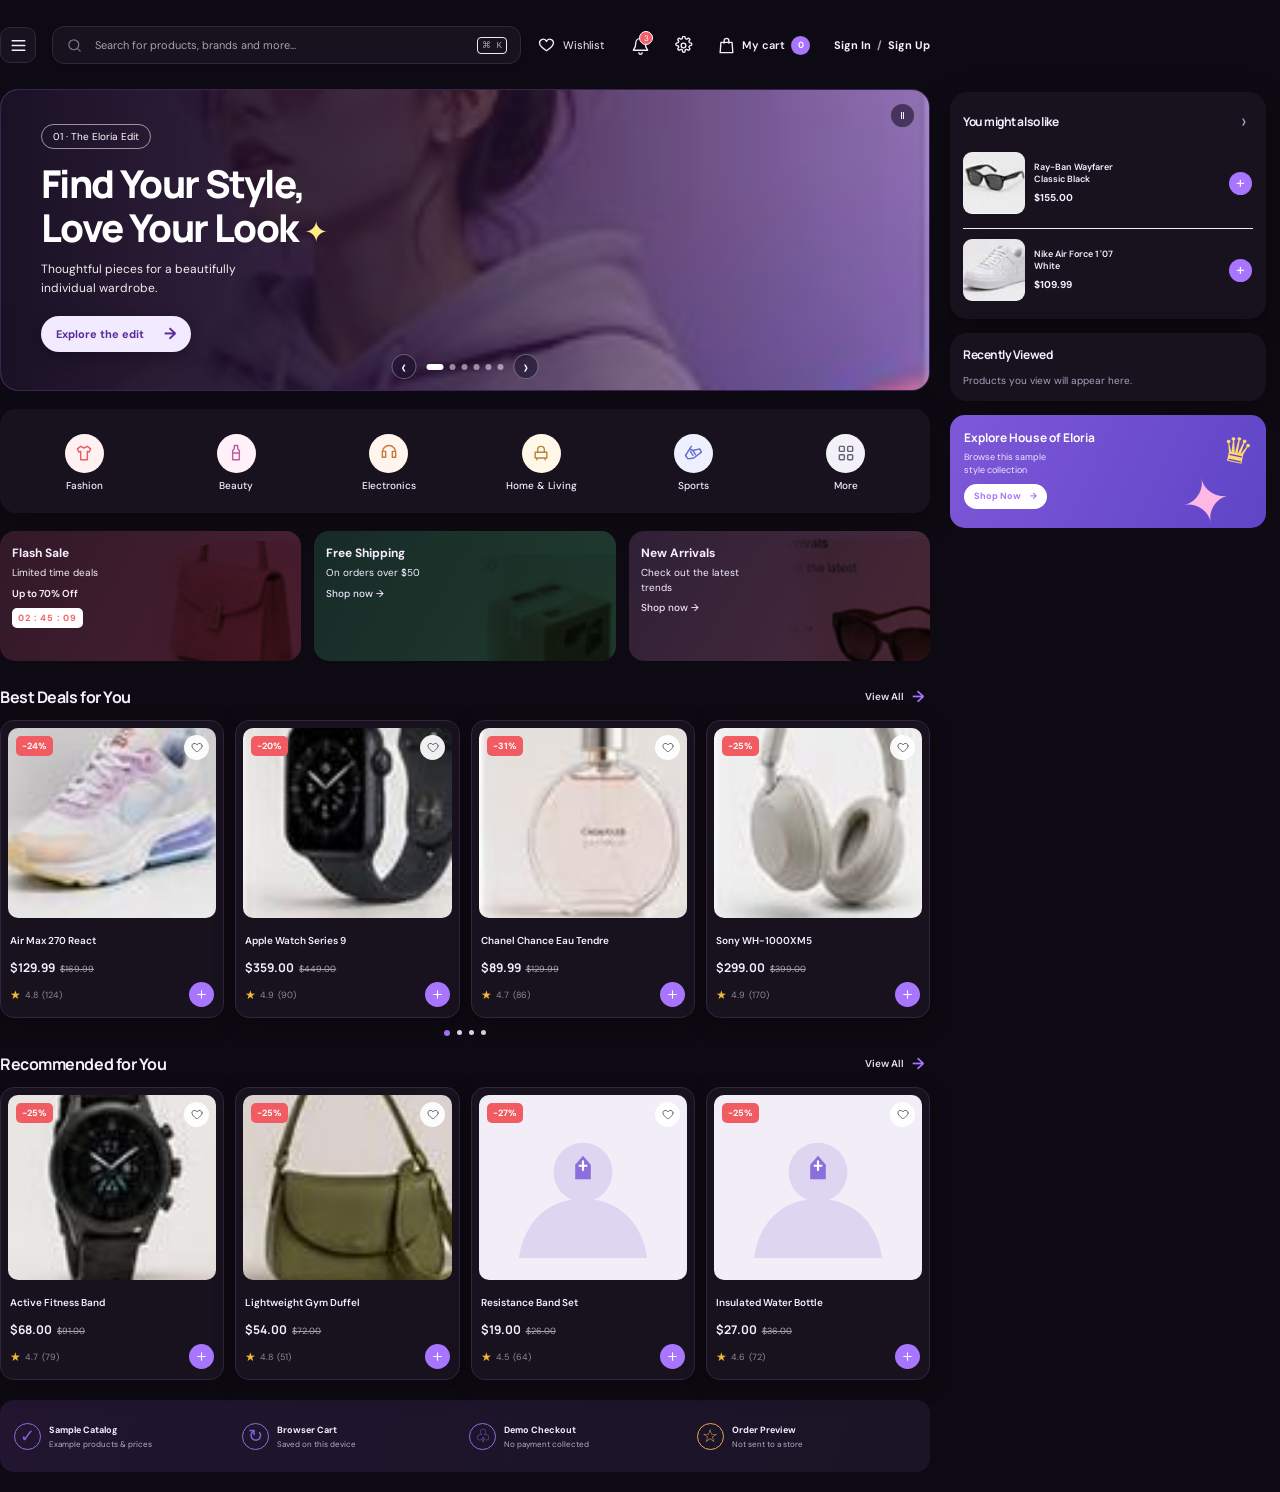
<file: index.html>
<!doctype html>
<html lang="en">
  <head>
    <meta charset="UTF-8" />
    <meta name="viewport" content="width=device-width, initial-scale=1.0" />
    <meta name="theme-color" content="#100b18" />
    <meta
      name="description"
      content="House of Eloria — thoughtful finds for your everyday."
    />
    <title>House of Eloria — Find Your Style</title>
    <link rel="preconnect" href="https://fonts.googleapis.com" />
    <link rel="preconnect" href="https://fonts.gstatic.com" crossorigin />
    <link
      href="https://fonts.googleapis.com/css2?family=DM+Sans:wght@400;500;600;700&family=Manrope:wght@400;500;600;700;800&display=swap"
      rel="stylesheet"
    />
    <link rel="stylesheet" href="styles.css" />
    <script src="visit.js" defer></script>
    <script src="catalog-data.js" defer></script>
    <script src="script.js" defer></script>
  </head>
  <body class="dark-mode">
    <div class="app-shell">
      <dialog class="sidebar-dialog" id="sidebar-dialog" aria-labelledby="sidebar-title">
      <aside class="sidebar" id="primary-sidebar">
        <a class="brand" href="#" aria-label="House of Eloria home">
          <span class="brand-mark" aria-hidden="true">
            <svg viewBox="0 0 24 24"><path d="m3 10 9-7 9 7v10a1 1 0 0 1-1 1h-6v-7h-4v7H4a1 1 0 0 1-1-1V10Z" /><path d="M3 10 12 3l9 7" /></svg>
          </span>
          <span class="brand-name">House of <span class="brand-light">Eloria</span></span>
        </a>
        <button class="sidebar-close" type="button" aria-label="Close navigation">×</button>
        <h2 class="visually-hidden" id="sidebar-title">House of Eloria navigation</h2>

        <nav class="main-nav">
          <a class="nav-link active" href="#home">
            <svg viewBox="0 0 24 24"><path d="m3 10 9-7 9 7v10a1 1 0 0 1-1 1h-6v-7h-4v7H4a1 1 0 0 1-1-1V10Z" /></svg>
            <span>Home</span>
          </a>
          <a class="nav-link" href="#categories" data-category="All">
            <svg viewBox="0 0 24 24"><rect x="4" y="4" width="6" height="6" rx="1" /><rect x="14" y="4" width="6" height="6" rx="1" /><rect x="4" y="14" width="6" height="6" rx="1" /><rect x="14" y="14" width="6" height="6" rx="1" /></svg>
            <span>Categories</span>
          </a>
          <a class="nav-link" href="#deals">
            <svg viewBox="0 0 24 24"><path d="m20 13-7 7-10-10V4h6l11 9Z" /><circle cx="7.5" cy="7.5" r="1" /></svg>
            <span>Deals</span><span class="nav-badge">Hot</span>
          </a>
          <a class="nav-link" href="#products">
            <svg viewBox="0 0 24 24"><path d="M5 9h14l1 11H4L5 9Z" /><path d="M9 9V6a3 3 0 0 1 6 0v3" /></svg>
            <span>New Arrivals</span>
          </a>
          <a class="nav-link" href="#products">
            <svg viewBox="0 0 24 24"><path d="m12 3 2.8 5.7 6.2.9-4.5 4.4 1.1 6.2-5.6-3-5.6 3 1.1-6.2L3 9.6l6.2-.9L12 3Z" /></svg>
            <span>Best Sellers</span>
          </a>
          <a class="nav-link" href="coming-soon.html?feature=Brands">
            <svg viewBox="0 0 24 24"><path d="M12 3 3 8l9 5 9-5-9-5Z" /><path d="m3 12 9 5 9-5M3 16l9 5 9-5" /></svg>
            <span>Brands</span>
          </a>
          <a class="nav-link" href="coming-soon.html?feature=Collections">
            <svg viewBox="0 0 24 24"><rect x="5" y="4" width="14" height="17" rx="2" /><path d="M9 4V2h6v2M9 9h6M9 13h6M9 17h3" /></svg>
            <span>Collections</span>
          </a>

          <div class="nav-divider"></div>
          <a class="nav-link" href="orders.html">
            <svg viewBox="0 0 24 24"><path d="M5 4h14v16l-3.5-2-3.5 2-3.5-2L5 20V4Z" /><path d="M9 9h6M9 13h6" /></svg>
            <span>My Orders</span>
          </a>
          <a class="nav-link" href="coming-soon.html?feature=Wishlist">
            <svg viewBox="0 0 24 24"><path d="M20.8 8.6c0 4.5-8.8 10-8.8 10s-8.8-5.5-8.8-10a4.6 4.6 0 0 1 8.8-1.8 4.6 4.6 0 0 1 8.8 1.8Z" /></svg>
            <span>Wishlist</span>
          </a>
          <a class="nav-link" href="coming-soon.html?feature=Coupons">
            <svg viewBox="0 0 24 24"><path d="M4 7a2 2 0 0 0 0 4v2a2 2 0 0 0 0 4h16a2 2 0 0 0 0-4v-2a2 2 0 0 0 0-4H4Z" /><path d="M13 8v1m0 3v1m0 3v1" /></svg>
            <span>Coupons</span>
          </a>
          <a class="nav-link" href="coming-soon.html?feature=Addresses">
            <svg viewBox="0 0 24 24"><path d="M20 10c0 5-8 11-8 11S4 15 4 10a8 8 0 1 1 16 0Z" /><circle cx="12" cy="10" r="2.5" /></svg>
            <span>Addresses</span>
          </a>
          <button class="nav-link settings-open-button" type="button" aria-haspopup="dialog">
            <svg viewBox="0 0 24 24"><circle cx="12" cy="8" r="3" /><path d="M5 20a7 7 0 0 1 14 0M19 4v4m-2-2h4" /></svg>
            <span>App Settings</span>
          </button>
        </nav>

        <a class="summer-card" href="#deals">
          <span class="summer-kicker">Special Offer</span>
          <strong>Summer Sale</strong>
          <span>Up to 50% Off</span>
          <span class="summer-cta">Shop Now <span aria-hidden="true">→</span></span>
          <span class="sale-art" aria-hidden="true">%</span>
        </a>

        <div class="sidebar-bottom">
          <a class="help-link" href="#home">
            <svg viewBox="0 0 24 24"><path d="M4 14v-3a8 8 0 0 1 16 0v3" /><path d="M4 14h3v6H6a2 2 0 0 1-2-2v-4Zm16 0h-3v6h1a2 2 0 0 0 2-2v-4ZM9 20h6" /></svg>
            <span><strong>Store Demo</strong><small>Sample catalog &amp; checkout</small></span>
          </a>
          <button class="theme-button" type="button" aria-label="Toggle color theme" aria-pressed="true">
            <svg viewBox="0 0 24 24"><circle cx="12" cy="12" r="4" /><path d="M12 2v2m0 16v2M4.93 4.93l1.42 1.42m11.3 11.3 1.42 1.42M2 12h2m16 0h2M4.93 19.07l1.42-1.42m11.3-11.3 1.42-1.42" /></svg>
            <span>Light Mode</span><span class="theme-chevron">›</span>
          </button>
        </div>
      </aside>
      </dialog>

      <main class="main-content" id="home">
        <header class="topbar">
          <button class="sidebar-toggle" type="button" aria-label="Open navigation" aria-haspopup="dialog" aria-controls="sidebar-dialog" aria-expanded="false">
            <svg viewBox="0 0 24 24" aria-hidden="true"><path d="M4 6h16M4 12h16M4 18h16" /></svg>
          </button>
          <label class="search-box">
            <svg viewBox="0 0 24 24" aria-hidden="true"><circle cx="11" cy="11" r="7" /><path d="m20 20-4-4" /></svg>
            <input id="search-input" type="search" placeholder="Search for products, brands and more..." aria-label="Search products" />
            <kbd>⌘ K</kbd>
          </label>
          <span class="visually-hidden" id="search-status" role="status" aria-live="polite"></span>
          <div class="top-actions">
            <button class="icon-action wishlist-action" type="button" aria-label="Wishlist">
              <svg viewBox="0 0 24 24"><path d="M20.8 8.6c0 4.5-8.8 10-8.8 10s-8.8-5.5-8.8-10a4.6 4.6 0 0 1 8.8-1.8 4.6 4.6 0 0 1 8.8 1.8Z" /></svg>
              <span>Wishlist</span>
            </button>
            <button class="icon-action notification-action" type="button" aria-label="Notifications">
              <svg viewBox="0 0 24 24"><path d="M18 9a6 6 0 0 0-12 0c0 7-3 7-3 9h18c0-2-3-2-3-9m-8 12a2 2 0 0 0 4 0" /></svg>
              <span class="notification-dot">3</span>
            </button>
            <button class="icon-action settings-open-button" type="button" aria-label="Open app settings" aria-haspopup="dialog">
              <svg viewBox="0 0 24 24"><circle cx="12" cy="12" r="3" /><path d="m19.4 15 .1.1a1.7 1.7 0 0 1-2.4 2.4l-.1-.1a1.7 1.7 0 0 0-2.9 1.2v.2a1.7 1.7 0 0 1-3.4 0v-.2a1.7 1.7 0 0 0-2.9-1.2l-.1.1a1.7 1.7 0 0 1-2.4-2.4l.1-.1a1.7 1.7 0 0 0-1.2-2.9H4a1.7 1.7 0 0 1 0-3.4h.2a1.7 1.7 0 0 0 1.2-2.9l-.1-.1a1.7 1.7 0 0 1 2.4-2.4l.1.1a1.7 1.7 0 0 0 2.9-1.2V2a1.7 1.7 0 0 1 3.4 0v.2a1.7 1.7 0 0 0 2.9 1.2l.1-.1a1.7 1.7 0 0 1 2.4 2.4l-.1.1a1.7 1.7 0 0 0 1.2 2.9h.2a1.7 1.7 0 0 1 0 3.4h-.2a1.7 1.7 0 0 0-1.2 2.9Z" /></svg>
            </button>
            <button class="icon-action cart-open-action" type="button" aria-label="My cart, 0 items" aria-haspopup="dialog" aria-controls="cart-dialog">
              <svg viewBox="0 0 24 24" aria-hidden="true"><path d="M5 8h14l1 13H4L5 8Z" /><path d="M9 9V6a3 3 0 0 1 6 0v3" /></svg>
              <span>My cart</span><strong class="cart-count-badge" id="header-cart-count">0</strong>
            </button>
            <div class="account-actions" id="account-actions">
              <a href="account.html?mode=signin">Sign In</a>
              <span aria-hidden="true">/</span>
              <a href="account.html?mode=signup">Sign Up</a>
            </div>
            <a class="profile-button" id="profile-button" href="account.html" aria-label="Your profile" hidden>
              <img src="images/profile.jpg" alt="" />
              <span id="profile-name"></span>
            </a>
            <a class="signout-link" id="signout-link" href="account.html?mode=signout" hidden>Sign Out</a>
          </div>
        </header>

        <section class="hero-banner" aria-label="Featured collections" aria-roledescription="carousel">
          <article class="hero-slide is-active" data-slide="0" data-design="nocturne" aria-hidden="false">
            <img class="hero-image" src="images/hero-model.jpg" alt="A fashion model wearing a statement seasonal look" />
            <div class="hero-copy"><span class="eyebrow">01 · The Eloria Edit</span><h1>Find Your Style,<br />Love Your Look <span>✦</span></h1><p>Thoughtful pieces for a beautifully<br class="desktop-break" /> individual wardrobe.</p><a class="hero-button" href="#products">Explore the edit <span aria-hidden="true">→</span></a></div>
          </article>
          <article class="hero-slide" data-slide="1" data-design="velvet" aria-hidden="true" inert>
            <img class="hero-image" src="images/product-bag.jpg" alt="Sculptural shoulder bag in a rich, warm neutral" />
            <div class="hero-copy"><span class="eyebrow">02 · The finishing touch</span><h1>Carry a Little<br />Wonder <span>✦</span></h1><p>Polished shapes. Unexpected details.<br class="desktop-break" /> Everyday pieces, elevated.</p><a class="hero-button" href="#products">Discover accessories <span aria-hidden="true">→</span></a></div>
          </article>
          <article class="hero-slide" data-slide="2" data-design="bloom" aria-hidden="true" inert>
            <img class="hero-image" src="images/product-perfume.jpg" alt="Elegant perfume bottle with a soft blush finish" />
            <div class="hero-copy"><span class="eyebrow">03 · A softer ritual</span><h1>Make Room<br />for Beauty <span>✦</span></h1><p>Little luxuries for the moments<br class="desktop-break" /> that belong only to you.</p><a class="hero-button" href="#products">Shop beauty <span aria-hidden="true">→</span></a></div>
          </article>
          <article class="hero-slide" data-slide="3" data-design="atelier" aria-hidden="true" inert>
            <img class="hero-image" src="images/product-sneaker.jpg" alt="Modern white sneaker styled for a comfortable city day" />
            <div class="hero-copy"><span class="eyebrow">04 · Made to move</span><h1>Your Next<br />Great Escape <span>✦</span></h1><p>Easy comfort for the long way<br class="desktop-break" /> home and everywhere after.</p><a class="hero-button" href="#products">Find your fit <span aria-hidden="true">→</span></a></div>
          </article>
          <article class="hero-slide" data-slide="4" data-design="afterglow" aria-hidden="true" inert>
            <img class="hero-image" src="images/product-watch.jpg" alt="A refined everyday watch with a dark polished finish" />
            <div class="hero-copy"><span class="eyebrow">05 · Time, well spent</span><h1>Details Worth<br />Keeping <span>✦</span></h1><p>Considered technology meets<br class="desktop-break" /> timeless personal style.</p><a class="hero-button" href="#products">Discover the details <span aria-hidden="true">→</span></a></div>
          </article>
          <article class="hero-slide" data-slide="5" data-design="terrace" aria-hidden="true" inert>
            <img class="hero-image" src="images/product-shirt.jpg" alt="A relaxed cotton shirt in a soft, versatile shade" />
            <div class="hero-copy"><span class="eyebrow">06 · The everyday, reimagined</span><h1>Wear What<br />Feels Like You <span>✦</span></h1><p>Soft layers and lasting favorites<br class="desktop-break" /> for your own kind of day.</p><a class="hero-button" href="#products">Find your favorites <span aria-hidden="true">→</span></a></div>
          </article>
          <div class="hero-controls" aria-label="Slideshow controls">
            <button class="hero-control hero-previous" type="button" aria-label="Previous slide">‹</button>
            <div class="hero-dots" aria-label="Choose a featured slide">
              <button type="button" class="selected" data-slide-to="0" aria-label="Show slide 1 of 6" aria-pressed="true"></button>
              <button type="button" data-slide-to="1" aria-label="Show slide 2 of 6" aria-pressed="false"></button>
              <button type="button" data-slide-to="2" aria-label="Show slide 3 of 6" aria-pressed="false"></button>
              <button type="button" data-slide-to="3" aria-label="Show slide 4 of 6" aria-pressed="false"></button>
              <button type="button" data-slide-to="4" aria-label="Show slide 5 of 6" aria-pressed="false"></button>
              <button type="button" data-slide-to="5" aria-label="Show slide 6 of 6" aria-pressed="false"></button>
            </div>
            <button class="hero-control hero-next" type="button" aria-label="Next slide">›</button>
          </div>
          <button class="hero-pause" type="button" aria-label="Pause slideshow" aria-pressed="false">Ⅱ</button>
        </section>

        <section class="category-strip" id="categories" aria-label="Shop by category">
          <a class="category-item" href="catalog.html?category=Fashion" data-category="Fashion">
            <span class="category-icon fashion-icon"><svg viewBox="0 0 24 24"><path d="m8 4 4 2 4-2 4 3-2 4-2-1v10H8V10l-2 1-2-4 4-3Z" /></svg></span>
            <span>Fashion</span>
          </a>
          <a class="category-item" href="catalog.html?category=Beauty" data-category="Beauty">
            <span class="category-icon beauty-icon"><svg viewBox="0 0 24 24"><path d="M10 3h4v4l2 2v11H8V9l2-2V3Z" /><path d="M8 12h8" /></svg></span>
            <span>Beauty</span>
          </a>
          <a class="category-item" href="catalog.html?category=Electronics" data-category="Electronics">
            <span class="category-icon tech-icon"><svg viewBox="0 0 24 24"><path d="M4 13v-2a8 8 0 0 1 16 0v2m-16 0v4h4v-7H4m16 3v4h-4v-7h4" /></svg></span>
            <span>Electronics</span>
          </a>
          <a class="category-item" href="catalog.html?category=Home%20%26%20Living" data-category="Home & Living">
            <span class="category-icon home-icon"><svg viewBox="0 0 24 24"><path d="M5 11h14v7H5zM8 11V8a4 4 0 0 1 8 0v3m-9 7v2m10-2v2" /></svg></span>
            <span>Home &amp; Living</span>
          </a>
          <a class="category-item" href="catalog.html?category=Sports" data-category="Sports">
            <span class="category-icon sports-icon"><svg viewBox="0 0 24 24"><path d="m3 15 5-8 4 2 8-2 2 4-9 7-7 1-3-4Z" /><path d="m8 7 2-3m2 5 3 5m-6-4 3 5" /></svg></span>
            <span>Sports</span>
          </a>
          <a class="category-item" href="catalog.html?category=All" data-category="All">
            <span class="category-icon more-icon"><svg viewBox="0 0 24 24"><rect x="4" y="4" width="6" height="6" rx="1" /><rect x="14" y="4" width="6" height="6" rx="1" /><rect x="4" y="14" width="6" height="6" rx="1" /><rect x="14" y="14" width="6" height="6" rx="1" /></svg></span>
            <span>More</span>
          </a>
        </section>

        <section class="promo-grid" id="deals" aria-label="Store promotions">
          <a class="promo-card flash-promo" href="#products">
            <div><strong>Flash Sale</strong><span>Limited time deals</span><em>Up to 70% Off</em><b class="countdown" id="countdown">02 : 45 : 10</b></div>
            <img src="images/promo-bag.jpg" alt="" />
          </a>
          <a class="promo-card shipping-promo" href="#products">
            <div><strong>Free Shipping</strong><span>On orders over $50</span><em>Shop now <span aria-hidden="true">→</span></em></div>
            <img src="images/promo-box.jpg" alt="" />
          </a>
          <a class="promo-card arrival-promo" href="#products">
            <div><strong>New Arrivals</strong><span>Check out the latest<br />trends</span><em>Shop now <span aria-hidden="true">→</span></em></div>
            <img src="images/promo-sunglasses.jpg" alt="" />
          </a>
        </section>

        <section class="product-section" id="products">
          <div class="section-heading">
            <div><h2>Best Deals for You</h2><p class="section-subtitle">Handpicked favorites at lovely prices</p></div>
            <button class="text-button" type="button" data-view="best">View All <span>→</span></button>
          </div>
          <div class="product-grid" id="best-products" aria-live="polite"></div>
          <div class="carousel-dots" aria-label="Product carousel pages"><button class="current" aria-label="Page 1"></button><button aria-label="Page 2"></button><button aria-label="Page 3"></button><button aria-label="Page 4"></button></div>
        </section>

        <section class="product-section recommended-section" id="collections">
          <div class="section-heading">
            <div><h2>Recommended for You</h2><p class="section-subtitle">Picked just for your style</p></div>
            <button class="text-button" type="button" data-view="recommended">View All <span>→</span></button>
          </div>
          <div class="product-grid" id="recommended-products" aria-live="polite"></div>
        </section>

        <section class="trust-strip" aria-label="Our promises">
          <div><span class="trust-icon shield-icon">✓</span><span><strong>Sample Catalog</strong><small>Example products &amp; prices</small></span></div>
          <div><span class="trust-icon return-icon">↻</span><span><strong>Browser Cart</strong><small>Saved on this device</small></span></div>
          <div><span class="trust-icon support-icon">♧</span><span><strong>Demo Checkout</strong><small>No payment collected</small></span></div>
          <div><span class="trust-icon star-icon">☆</span><span><strong>Order Preview</strong><small>Not sent to a store</small></span></div>
        </section>
        <footer class="mobile-footer">© 2026 House of Eloria · Made for your everyday</footer>
      </main>

      <aside class="right-rail" aria-label="Recommendations">
        <section class="rail-section suggestions-section">
          <div class="rail-heading"><h2>You might also like</h2><button class="subtle-arrow" aria-label="More recommendations">›</button></div>
          <div id="suggestions"></div>
        </section>

        <section class="rail-section recently-section">
          <h2>Recently Viewed</h2>
          <div class="recent-items" id="recent-items" aria-live="polite"></div>
        </section>

        <a class="club-card" href="#club">
          <div><strong>Explore House of Eloria</strong><span>Browse this sample<br />style collection</span><b>Shop Now <span aria-hidden="true">→</span></b></div>
          <span class="club-crown" aria-hidden="true">♛</span>
          <span class="club-bag" aria-hidden="true">✦</span>
        </a>
      </aside>
      </dialog>
    </div>
    <dialog class="cart-dialog" id="cart-dialog" aria-labelledby="cart-title">
      <div class="cart-dialog-content">
        <header class="cart-dialog-header">
          <div><span class="settings-kicker">Your selection</span><h2 id="cart-title"><svg viewBox="0 0 24 24" aria-hidden="true"><path d="M5 8h14l1 13H4L5 8Z" /><path d="M9 9V6a3 3 0 0 1 6 0v3" /></svg>My Cart <span id="cart-count">(0)</span></h2></div>
          <div class="cart-dialog-actions"><button class="close-cart" type="button">Clear cart</button><button class="cart-dialog-close" type="button" aria-label="Close cart">×</button></div>
        </header>
        <section class="cart-panel" aria-label="Cart items and totals">
          <div class="cart-items" id="cart-items"></div>
          <form class="coupon-form" id="coupon-form">
            <label class="visually-hidden" for="coupon-code">Promo code</label>
            <input id="coupon-code" type="text" placeholder="Promo Code" />
            <button type="submit">Apply</button>
          </form>
          <div class="cart-totals">
            <div><span>Subtotal</span><strong id="subtotal">$0.00</strong></div>
            <div class="discount-row"><span>Discount</span><strong id="discount">-$0.00</strong></div>
            <div><span>Shipping</span><strong class="free-shipping" id="shipping">Free</strong></div>
            <div class="total-row"><span>Total</span><strong id="total">$0.00</strong></div>
          </div>
          <button class="checkout-button" id="checkout-button" type="button">
            <svg viewBox="0 0 24 24"><rect x="5" y="10" width="14" height="11" rx="2" /><path d="M8 10V7a4 4 0 0 1 8 0v3m-4 5v2" /></svg>
            <span>Checkout (<span id="checkout-count">0</span>)</span><span aria-hidden="true">›</span>
          </button>
          <div class="payment-methods"><span>Demo only · Payment is not collected</span></div>
        </section>
      </div>
    </dialog>
    <dialog class="product-dialog" id="product-dialog" aria-labelledby="product-detail-name">
      <div class="product-dialog-content" id="product-detail"></div>
    </dialog>
    <dialog class="settings-dialog" id="settings-dialog" aria-labelledby="settings-title">
      <form method="dialog" class="settings-panel">
        <header class="settings-header">
          <div><span class="settings-kicker">Make it yours</span><h2 id="settings-title">App settings</h2><p>Personalize your House of Eloria experience.</p></div>
          <button class="settings-close" value="close" aria-label="Close app settings">×</button>
        </header>
        <section class="settings-group" aria-labelledby="appearance-heading">
          <h3 id="appearance-heading">Appearance</h3>
          <label class="setting-row" for="setting-theme"><span><strong>Color theme</strong><small>Choose the storefront look</small></span><select id="setting-theme" data-setting="theme"><option value="dark">Midnight purple</option><option value="light">Light</option></select></label>
          <label class="setting-row setting-toggle" for="setting-compact"><span><strong>Compact product cards</strong><small>Show more products at once</small></span><input id="setting-compact" type="checkbox" data-setting="compactCards" /></label>
          <label class="setting-row setting-toggle" for="setting-reduced-motion"><span><strong>Reduce motion</strong><small>Minimize animated transitions</small></span><input id="setting-reduced-motion" type="checkbox" data-setting="reducedMotion" /></label>
        </section>
        <section class="settings-group" aria-labelledby="content-heading">
          <h3 id="content-heading">Storefront content</h3>
          <label class="setting-row setting-toggle" for="setting-ratings"><span><strong>Product ratings</strong><small>Show review scores on products</small></span><input id="setting-ratings" type="checkbox" data-setting="showRatings" checked /></label>
          <label class="setting-row setting-toggle" for="setting-discounts"><span><strong>Sale badges</strong><small>Show discount labels on products</small></span><input id="setting-discounts" type="checkbox" data-setting="showSaleBadges" checked /></label>
        </section>
        <section class="settings-group" aria-labelledby="motion-heading">
          <h3 id="motion-heading">Featured slideshow</h3>
          <label class="setting-row setting-toggle" for="setting-autoplay"><span><strong>Auto-rotate slides</strong><small>Advance every 2 seconds</small></span><input id="setting-autoplay" type="checkbox" data-setting="autoRotate" checked /></label>
        </section>
        <footer class="settings-footer"><button class="settings-reset" id="reset-settings" type="button">Restore defaults</button><button class="settings-done" value="close">Done</button></footer>
      </form>
    </dialog>
    <div class="toast" id="toast" role="status" aria-live="polite"></div>
  </body>
</html>
</file>
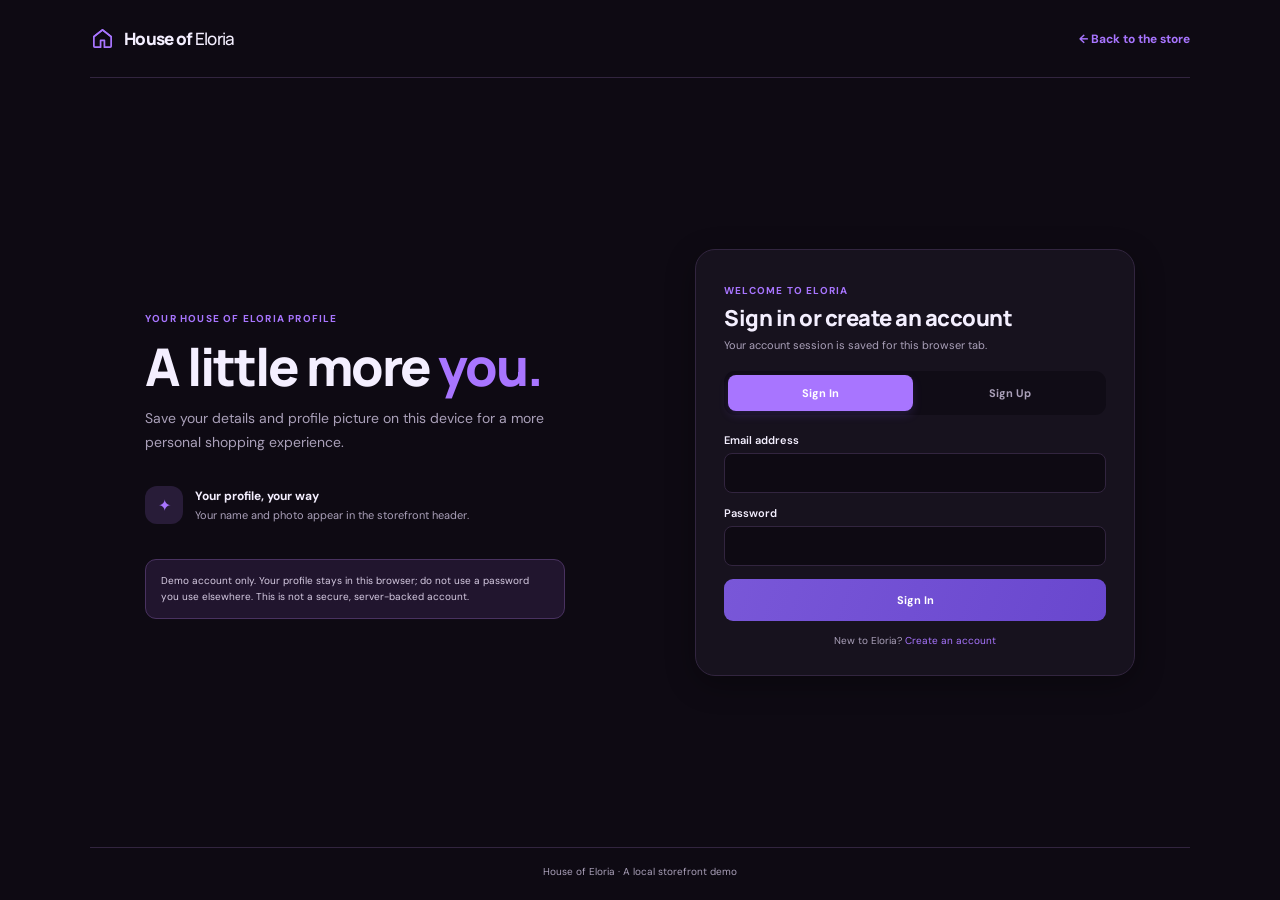
<file: account.html>
<!doctype html>
<html lang="en">
  <head>
    <meta charset="UTF-8" />
    <meta name="viewport" content="width=device-width, initial-scale=1.0" />
    <meta name="theme-color" content="#100b18" />
    <meta name="description" content="Create or access your House of Eloria demo profile." />
    <title>Your Account — House of Eloria</title>
    <link rel="preconnect" href="https://fonts.googleapis.com" />
    <link rel="preconnect" href="https://fonts.gstatic.com" crossorigin />
    <link
      href="https://fonts.googleapis.com/css2?family=DM+Sans:wght@400;500;600;700&family=Manrope:wght@400;500;600;700;800&display=swap"
      rel="stylesheet"
    />
    <link rel="stylesheet" href="styles.css" />
    <script src="account.js" defer></script>
  </head>
  <body class="dark-mode account-page">
    <div class="account-shell">
      <header class="account-topbar">
        <a class="brand" href="index.html" aria-label="House of Eloria home">
          <span class="brand-mark" aria-hidden="true">
            <svg viewBox="0 0 24 24"><path d="m3 10 9-7 9 7v10a1 1 0 0 1-1 1h-6v-7h-4v7H4a1 1 0 0 1-1-1V10Z" /><path d="M3 10 12 3l9 7" /></svg>
          </span>
          <span class="brand-name">House of <span class="brand-light">Eloria</span></span>
        </a>
        <a class="account-back-link" href="index.html">← Back to the store</a>
      </header>

      <main class="account-layout">
        <section class="account-intro">
          <span class="settings-kicker">Your House of Eloria profile</span>
          <h1>A little more <span>you.</span></h1>
          <p>Save your details and profile picture on this device for a more personal shopping experience.</p>
          <div class="account-perk"><span aria-hidden="true">✦</span><span><strong>Your profile, your way</strong><small>Your name and photo appear in the storefront header.</small></span></div>
          <div class="account-demo-note">
            Demo account only. Your profile stays in this browser; do not use a password you use elsewhere. This is not a secure, server-backed account.
          </div>
        </section>

        <section class="account-card" aria-labelledby="account-heading">
          <div class="account-card-heading">
            <span class="settings-kicker">Welcome to Eloria</span>
            <h2 id="account-heading">Sign in or create an account</h2>
            <p id="account-description">Your account session is saved for this browser tab.</p>
          </div>

          <p class="account-message" id="account-message" role="status" aria-live="polite"></p>

          <section class="account-profile" id="account-profile" aria-label="Your profile" hidden>
            <img class="account-avatar" id="account-avatar" src="images/profile.jpg" alt="Your profile picture" />
            <h3 id="account-name"></h3>
            <dl class="account-details">
              <div><dt>Email</dt><dd id="account-email"></dd></div>
              <div><dt>Phone</dt><dd id="account-phone"></dd></div>
            </dl>
            <div class="account-profile-actions">
              <a class="account-primary-button" href="index.html">Continue shopping</a>
              <button class="account-secondary-button" id="account-signout" type="button">Sign Out</button>
            </div>
          </section>

          <section class="account-signed-out" id="account-signed-out" hidden>
            <span class="signed-out-mark" aria-hidden="true">✓</span>
            <h3>You’re signed out</h3>
            <p>Your profile is saved on this browser. You can sign in again whenever you’re ready.</p>
            <button class="account-primary-button" type="button" data-account-mode="signin">Sign In</button>
            <a class="account-text-link" href="index.html">Return to the store</a>
          </section>

          <div class="account-switch" id="account-switch" role="group" aria-label="Choose sign in or sign up">
            <button class="is-selected" type="button" data-account-mode="signin" aria-pressed="true">Sign In</button>
            <button type="button" data-account-mode="signup" aria-pressed="false">Sign Up</button>
          </div>

          <form class="account-form" id="signin-form" novalidate>
            <label class="account-field" for="signin-email">Email address
              <input id="signin-email" name="email" type="email" autocomplete="email" required />
            </label>
            <label class="account-field" for="signin-password">Password
              <input id="signin-password" name="password" type="password" autocomplete="current-password" required />
            </label>
            <button class="account-primary-button" type="submit">Sign In</button>
            <p class="account-form-footnote">New to Eloria? <button type="button" class="account-text-link" data-account-mode="signup">Create an account</button></p>
          </form>

          <form class="account-form" id="signup-form" hidden novalidate>
            <label class="account-field" for="signup-name">Full name
              <input id="signup-name" name="name" type="text" autocomplete="name" maxlength="80" required />
            </label>
            <label class="account-field" for="signup-email">Email address
              <input id="signup-email" name="email" type="email" autocomplete="email" required />
            </label>
            <label class="account-field" for="signup-phone">Phone number
              <input id="signup-phone" name="phone" type="tel" autocomplete="tel" maxlength="30" required />
            </label>
            <label class="account-field" for="signup-password">Create a password
              <input id="signup-password" name="password" type="password" autocomplete="new-password" required />
              <small class="password-feedback" id="password-feedback" role="status" aria-live="polite" hidden></small>
            </label>
            <label class="account-field" for="signup-avatar">Profile picture
              <input id="signup-avatar" name="avatar" type="file" accept="image/*" required />
              <small>Choose an image up to 5 MB. It will be resized before saving.</small>
            </label>
            <img class="account-avatar-preview" id="avatar-preview" src="images/profile.jpg" alt="Selected profile picture preview" hidden />
            <button class="account-primary-button" type="submit">Create Account</button>
            <p class="account-form-footnote">Already registered? <button type="button" class="account-text-link" data-account-mode="signin">Sign in</button></p>
          </form>
        </section>
      </main>
      <footer class="account-footer">House of Eloria · A local storefront demo</footer>
    </div>
  </body>
</html>
</file>
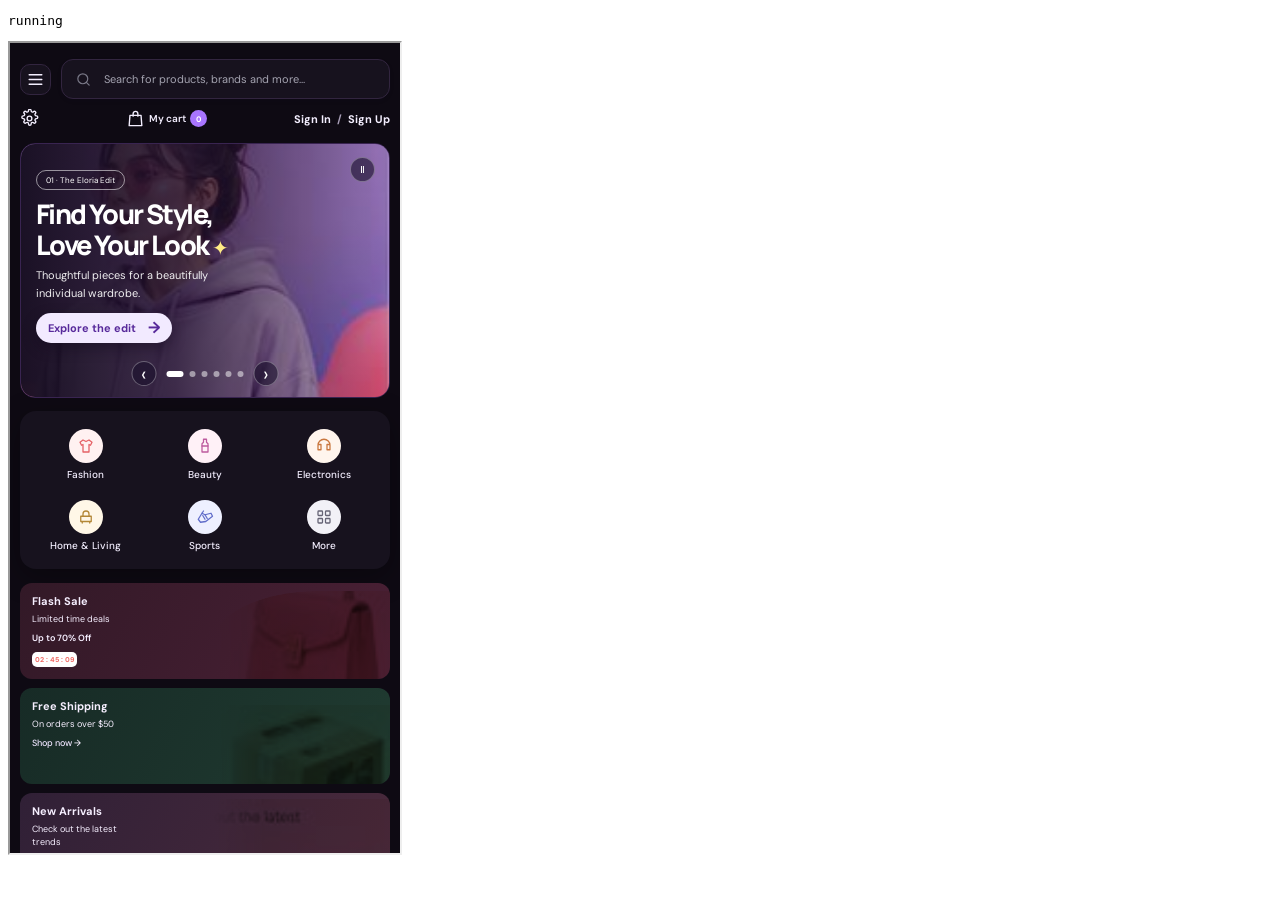
<file: browser-smoke.html>
<!doctype html>
<meta charset="utf-8">
<pre id="result">running</pre>
<iframe id="app" style="height:90vh"></iframe>
<script>
const frame = document.querySelector("#app");
frame.style.width = `${Number(new URLSearchParams(location.search).get("width")) || 390}px`;
const results = {};
const categoryRoutes = ["Fashion", "Beauty", "Electronics", "Home & Living", "Sports", "All"];
const categoryCounts = {};
let categoryIndex = -1;
let catalogCartTested = false;
const record = (key, value) => results[key] = value;
const output = () => document.querySelector("#result").textContent = JSON.stringify(results);

frame.addEventListener("load", () => {
  setTimeout(() => {
    const doc = frame.contentDocument;
    const path = frame.contentWindow.location.pathname;
    if (frame.contentWindow.location.pathname.endsWith("checkout.html")) {
      record("checkoutPageWidth", doc.documentElement.clientWidth);
      record("checkoutScrollWidth", doc.body.scrollWidth);
      record("checkoutRows", doc.querySelectorAll(".checkout-item").length);
      record("checkoutTotal", doc.querySelector("#checkout-total").textContent);
      doc.querySelector("#checkout-form").dispatchEvent(new Event("submit", { bubbles: true, cancelable: true }));
      record("validationMessage", doc.querySelector("#customer-name-error").textContent);
      for (const [name, value] of Object.entries({
        name: "Alex Shopper",
        email: "not-an-email",
        phone: "555-010-2345",
        address: "123 Market Street",
        city: "Portland",
        region: "Oregon",
      })) {
        doc.querySelector(`[name="${name}"]`).value = value;
      }
      doc.querySelector("#checkout-form").dispatchEvent(new Event("submit", { bubbles: true, cancelable: true }));
      record("emailValidationMessage", doc.querySelector("#customer-email-error").textContent);
      doc.querySelector('[name="email"]').value = "alex@example.com";
      doc.querySelector("#checkout-form").dispatchEvent(new Event("submit", { bubbles: true, cancelable: true }));
      setTimeout(() => {
        record("confirmation", doc.querySelector(".order-confirmation h1")?.textContent ?? "missing");
        record("orderReference", doc.querySelector(".confirmation-reference")?.textContent ?? "missing");
        record("cartClearedAfterOrder", frame.contentWindow.localStorage.getItem("novashop-cart-v1") === null);
        record("customerDetailsNotStored", !("customer" in JSON.parse(frame.contentWindow.localStorage.getItem("novashop-last-demo-order-v1"))));
        output();
      }, 750);
      return;
    }

    if (path.endsWith("catalog.html")) {
      const currentCategory = new URLSearchParams(frame.contentWindow.location.search).get("category") ?? "All";
      const productCount = doc.querySelectorAll(".catalog-product-card").length;
      categoryCounts[currentCategory] = productCount;
      if (currentCategory === "Fashion" && !catalogCartTested) {
        const addButton = doc.querySelector(".catalog-add-button:not(:disabled)");
        if (addButton) {
          const productId = addButton.dataset.addProduct;
          addButton.click();
          const storedCart = JSON.parse(frame.contentWindow.localStorage.getItem("novashop-cart-v1") ?? "{}");
          const checkoutLines = JSON.parse(frame.contentWindow.localStorage.getItem("novashop-checkout-lines-v1") ?? "[]");
          record("catalogAddToCart", storedCart[productId] > 0 && checkoutLines.some((item) => item.id === productId));
        } else {
          record("catalogAddToCart", false);
        }
        catalogCartTested = true;
      }

      categoryIndex += 1;
      if (categoryIndex < categoryRoutes.length) {
        frame.contentWindow.location.href = `catalog.html?category=${encodeURIComponent(categoryRoutes[categoryIndex])}`;
        return;
      }
      record("categoryCounts", categoryCounts);
      frame.contentWindow.location.href = "index.html";
      return;
    }

    record("viewportWidth", frame.contentWindow.innerWidth);
    record("pageWidth", doc.documentElement.clientWidth);
    record("pageScrollWidth", doc.body.scrollWidth);
    record("cartRailVisible", frame.contentWindow.getComputedStyle(doc.querySelector(".right-rail")).display !== "none");
    record("mobileCartVisible", frame.contentWindow.getComputedStyle(doc.querySelector(".mobile-cart-button")).display !== "none");
    record("productCount", doc.querySelectorAll(".product-card").length);
    if (categoryIndex < 0) {
      categoryIndex = 0;
      doc.querySelector('.category-item[data-category="Fashion"]').click();
      return;
    }
    doc.querySelector('[data-details="air-max"]').click();
    record("productDetails", doc.querySelector("#product-dialog").open);
    doc.querySelector("#product-dialog").close();
    doc.querySelector('[data-add="apple-watch"]').click();
    for (let index = 0; index < 7; index += 1) doc.querySelector('[data-add="apple-watch"]').click();
    const watchQuantity = () => Number(doc.querySelector('[data-quantity="apple-watch"]').nextElementSibling.textContent);
    record("quantityAtStockLimit", watchQuantity());
    doc.querySelector('[data-add="apple-watch"]').click();
    record("stockLimitBlocksExtraAdd", watchQuantity() === 8);
    record("cartAfterAdd", doc.querySelector("#cart-count").textContent);
    doc.querySelector("#coupon-code").value = "NOVA10";
    doc.querySelector("#coupon-form").dispatchEvent(new Event("submit", { bubbles: true, cancelable: true }));
    record("couponDiscount", doc.querySelector("#discount").textContent);
    doc.querySelector("#checkout-button").click();
    output();
  }, 700);
});
frame.src = "index.html";
</script>
</file>
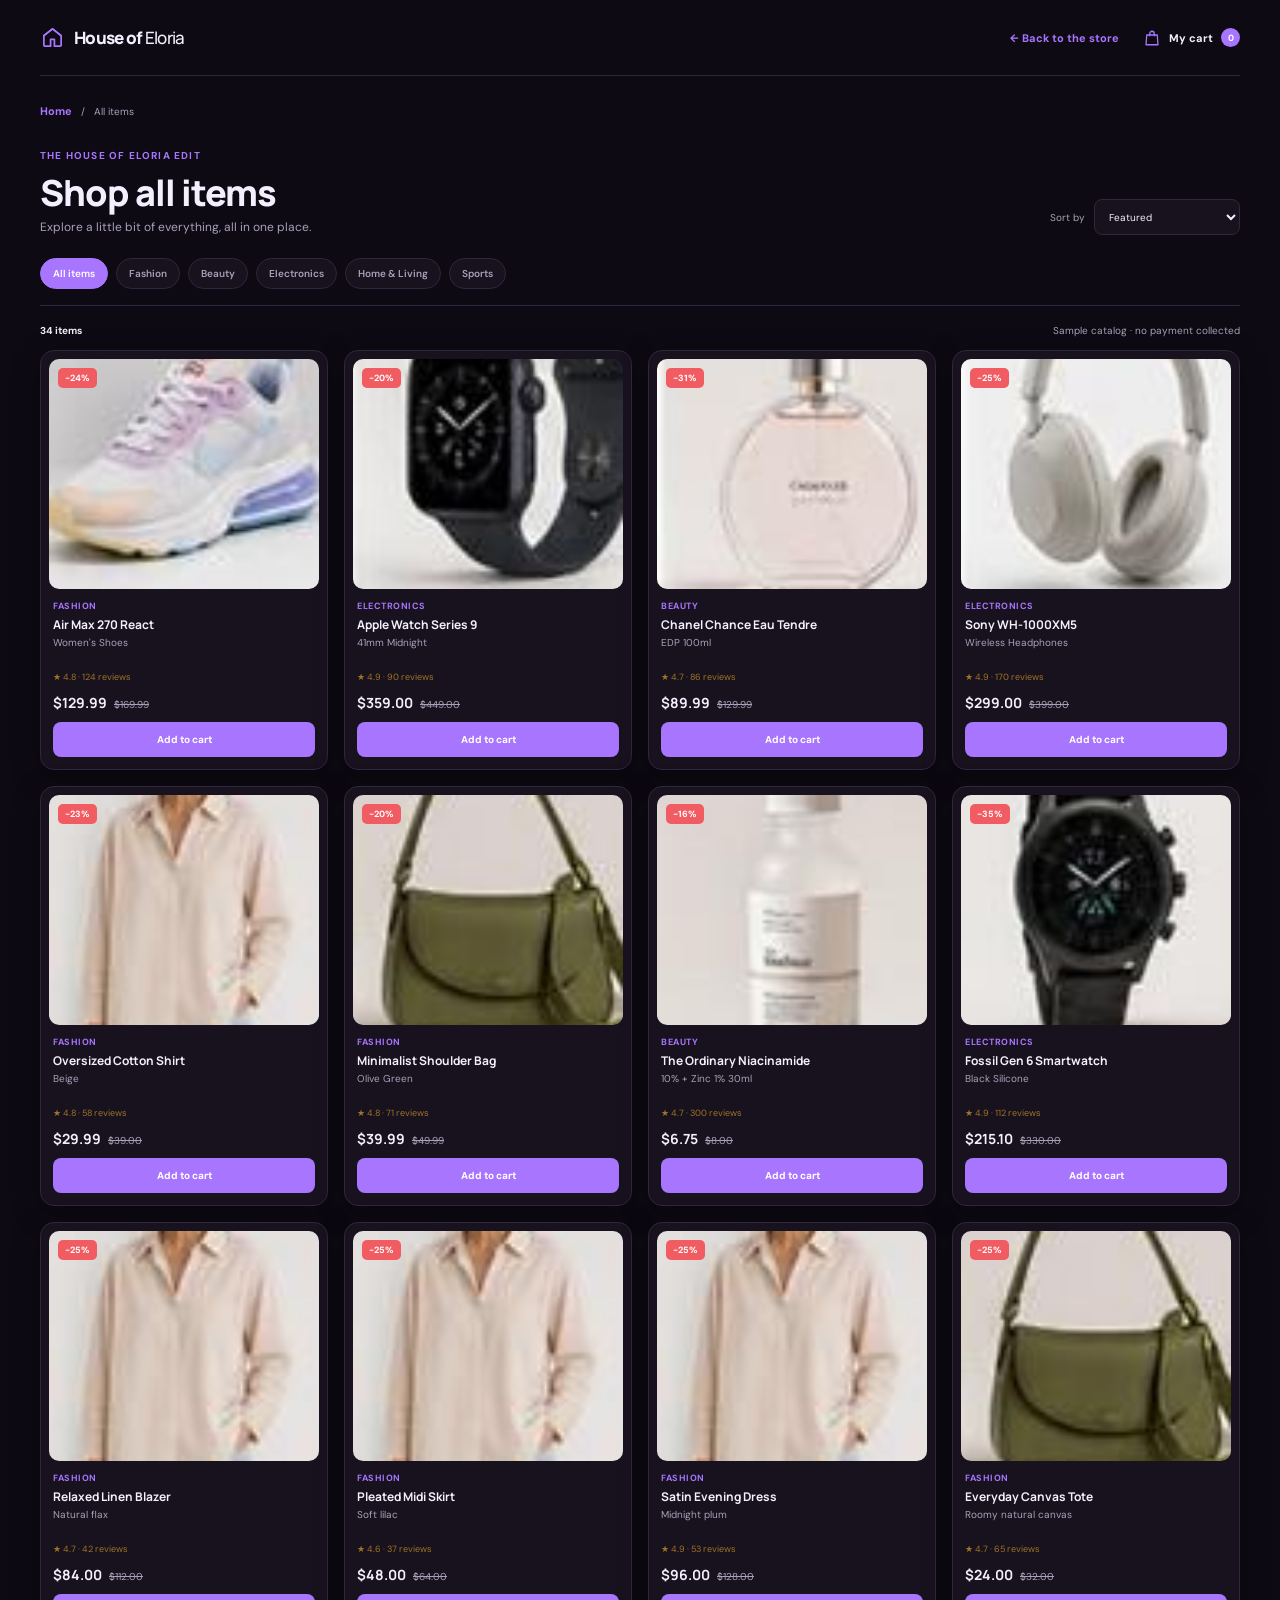
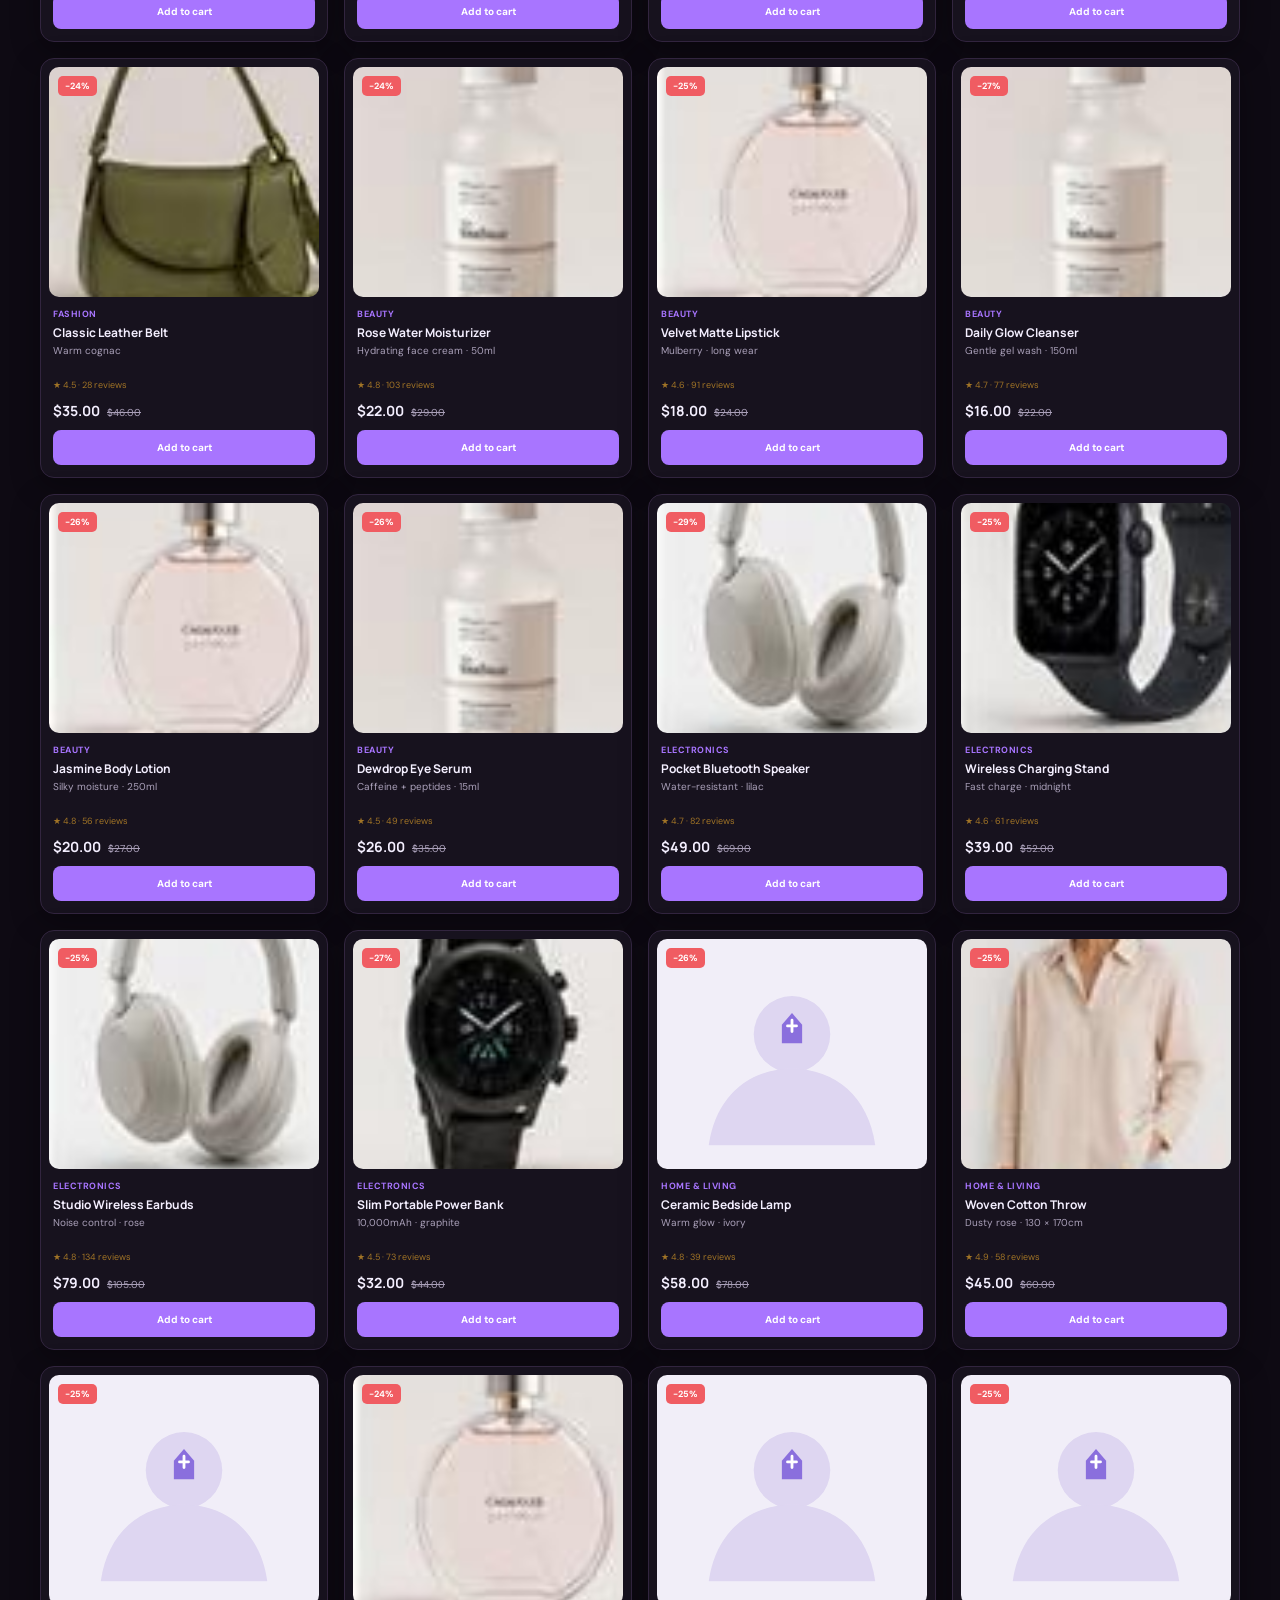
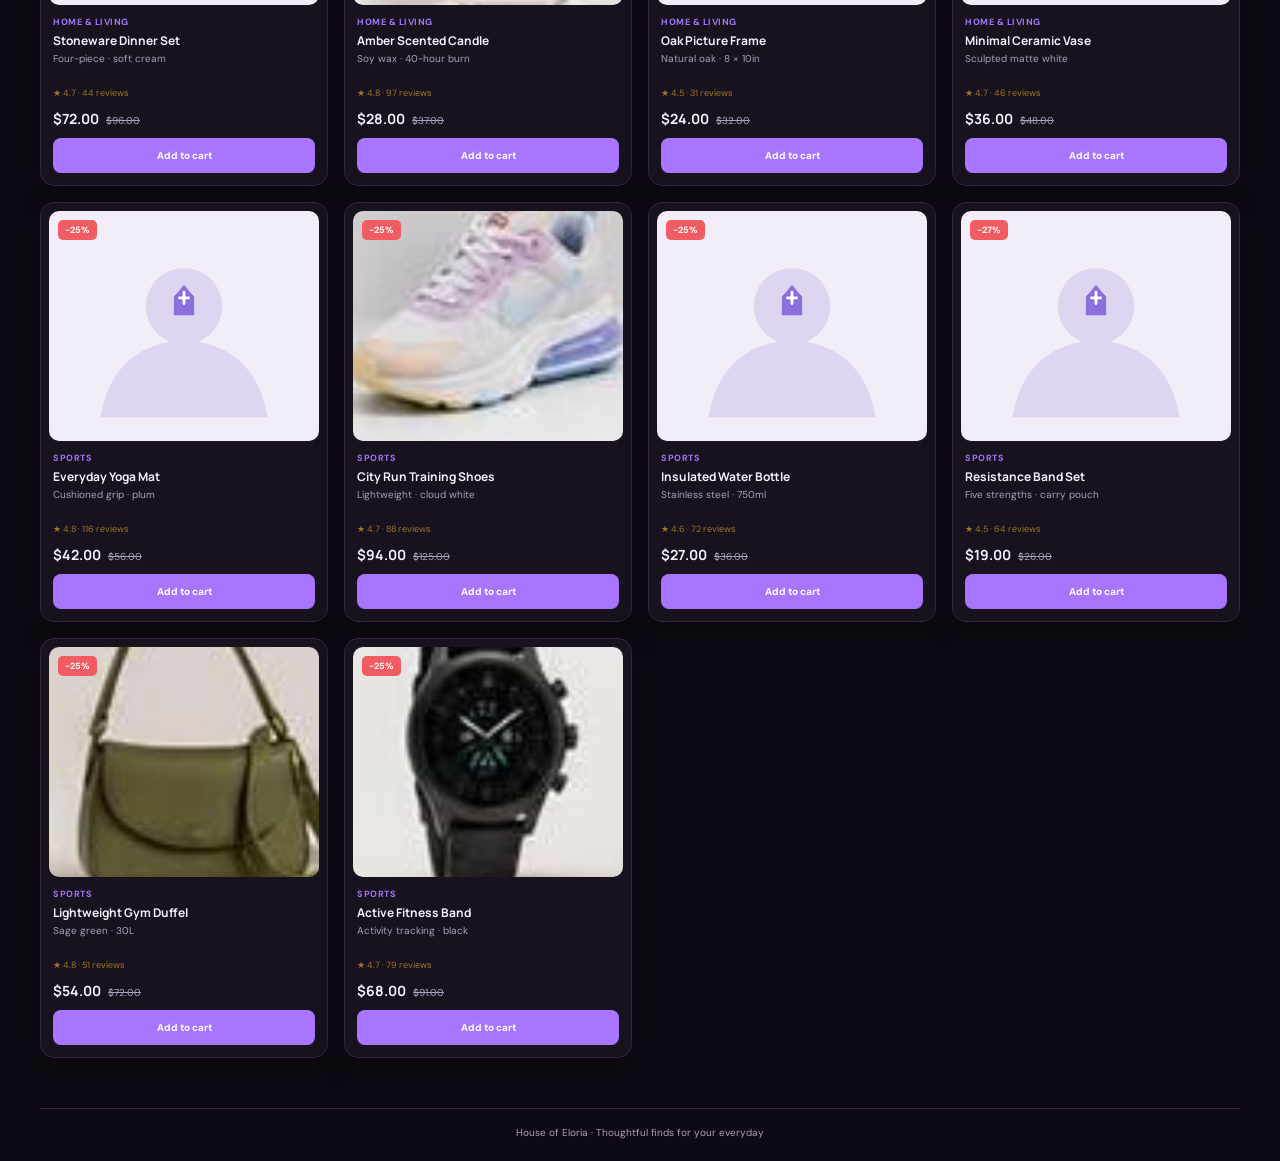
<file: catalog.html>
<!doctype html>
<html lang="en">
  <head>
    <meta charset="UTF-8" />
    <meta name="viewport" content="width=device-width, initial-scale=1.0" />
    <meta name="theme-color" content="#100b18" />
    <meta name="description" content="Shop the House of Eloria collection by category." />
    <title>Shop Categories — House of Eloria</title>
    <link rel="preconnect" href="https://fonts.googleapis.com" />
    <link rel="preconnect" href="https://fonts.gstatic.com" crossorigin />
    <link
      href="https://fonts.googleapis.com/css2?family=DM+Sans:wght@400;500;600;700&family=Manrope:wght@400;500;600;700;800&display=swap"
      rel="stylesheet"
    />
    <link rel="stylesheet" href="styles.css" />
    <script src="visit.js" defer></script>
    <script src="catalog-data.js" defer></script>
    <script src="catalog.js" defer></script>
  </head>
  <body class="dark-mode catalog-page">
    <div class="catalog-shell">
      <header class="catalog-header">
        <a class="brand" href="index.html" aria-label="House of Eloria home">
          <span class="brand-mark" aria-hidden="true">
            <svg viewBox="0 0 24 24"><path d="m3 10 9-7 9 7v10a1 1 0 0 1-1 1h-6v-7h-4v7H4a1 1 0 0 1-1-1V10Z" /><path d="M3 10 12 3l9 7" /></svg>
          </span>
          <span class="brand-name">House of <span class="brand-light">Eloria</span></span>
        </a>
        <div class="catalog-header-actions">
          <a class="catalog-back-link" href="index.html">← Back to the store</a>
          <a class="catalog-cart-link" href="index.html?cart=open#home" aria-label="Open your cart">
            <svg viewBox="0 0 24 24" aria-hidden="true"><path d="M5 8h14l1 13H4L5 8Z" /><path d="M9 9V6a3 3 0 0 1 6 0v3" /></svg>
            <span>My cart</span><strong id="catalog-cart-count">0</strong>
          </a>
        </div>
      </header>

      <main class="catalog-main">
        <nav class="catalog-breadcrumb" aria-label="Breadcrumb">
          <a href="index.html">Home</a><span aria-hidden="true">/</span><span id="catalog-breadcrumb-category">All products</span>
        </nav>
        <section class="catalog-heading">
          <div>
            <span class="settings-kicker">The House of Eloria edit</span>
            <h1 id="catalog-title">Shop all items</h1>
            <p id="catalog-description">Find something lovely for every part of your day.</p>
          </div>
          <label class="catalog-sort-label" for="catalog-sort">Sort by
            <select id="catalog-sort">
              <option value="featured">Featured</option>
              <option value="price-low">Price: Low to high</option>
              <option value="price-high">Price: High to low</option>
              <option value="name">Name: A to Z</option>
            </select>
          </label>
        </section>
        <nav class="catalog-category-links" aria-label="Browse more categories">
          <a href="catalog.html?category=All" data-category-link="All">All items</a>
          <a href="catalog.html?category=Fashion" data-category-link="Fashion">Fashion</a>
          <a href="catalog.html?category=Beauty" data-category-link="Beauty">Beauty</a>
          <a href="catalog.html?category=Electronics" data-category-link="Electronics">Electronics</a>
          <a href="catalog.html?category=Home%20%26%20Living" data-category-link="Home & Living">Home &amp; Living</a>
          <a href="catalog.html?category=Sports" data-category-link="Sports">Sports</a>
        </nav>
        <div class="catalog-results-line">
          <p id="catalog-results-count" role="status" aria-live="polite"></p>
          <p class="catalog-demo-note">Sample catalog · no payment collected</p>
        </div>
        <p class="catalog-feedback" id="catalog-feedback" role="status" aria-live="polite" hidden></p>
        <section class="catalog-grid" id="catalog-grid" aria-label="Products"></section>
      </main>
      <footer class="account-footer">House of Eloria · Thoughtful finds for your everyday</footer>
    </div>
    <div class="toast" id="catalog-toast" role="status" aria-live="polite"></div>
  </body>
</html>
</file>
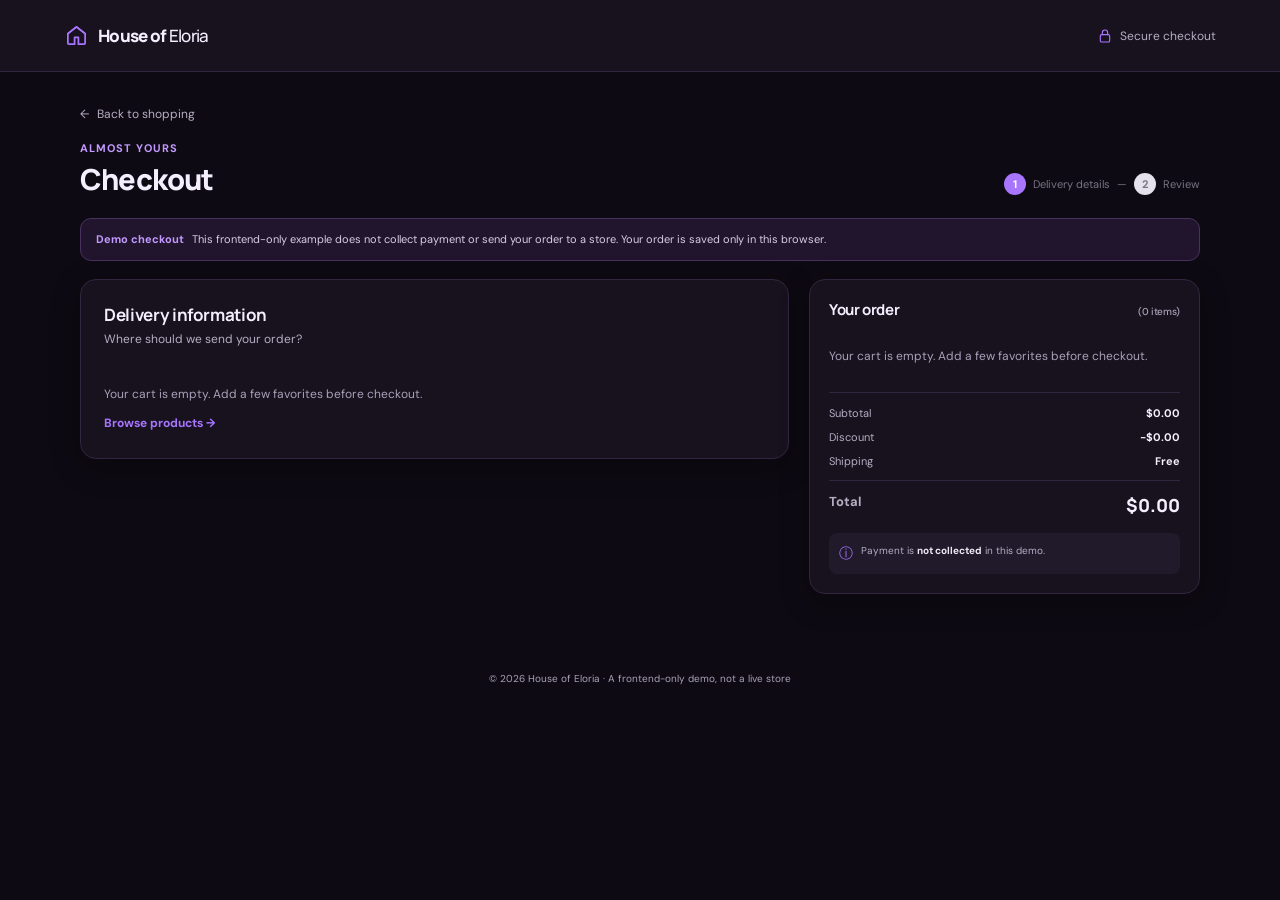
<file: checkout.html>
<!doctype html>
<html lang="en">

<head>
  <meta charset="UTF-8" />
  <meta name="viewport" content="width=device-width, initial-scale=1.0" />
  <meta name="theme-color" content="#100b18" />
  <meta name="description" content="Review your House of Eloria demo order." />
  <title>Checkout — House of Eloria</title>
  <link rel="preconnect" href="https://fonts.googleapis.com" />
  <link rel="preconnect" href="https://fonts.gstatic.com" crossorigin />
  <link
    href="https://fonts.googleapis.com/css2?family=DM+Sans:wght@400;500;600;700&family=Manrope:wght@400;500;600;700;800&display=swap"
    rel="stylesheet" />
  <link rel="stylesheet" href="styles.css" />
  <script src="visit.js" defer></script>
  <script src="checkout.js" defer></script>
</head>

<body class="checkout-page dark-mode">
  <header class="checkout-header">
    <a class="brand" href="index.html" aria-label="House of Eloria home">
      <span class="brand-mark" aria-hidden="true">
        <svg viewBox="0 0 24 24">
          <path d="m3 10 9-7 9 7v10a1 1 0 0 1-1 1h-6v-7h-4v7H4a1 1 0 0 1-1-1V10Z" />
          <path d="M3 10 12 3l9 7" />
        </svg>
      </span>
      <span class="brand-name">House of <span class="brand-light">Eloria</span></span>
    </a>
    <div class="checkout-secure"><svg viewBox="0 0 24 24">
        <rect x="5" y="10" width="14" height="11" rx="2" />
        <path d="M8 10V7a4 4 0 0 1 8 0v3" />
      </svg> Secure checkout</div>
  </header>

  <main class="checkout-main" id="checkout-main">
    <a class="back-to-store" href="index.html"><span aria-hidden="true">←</span> Back to shopping</a>
    <div class="checkout-title">
      <div>
        <p class="checkout-kicker">Almost yours</p>
        <h1>Checkout</h1>
      </div>
      <span class="checkout-step"><b>1</b> Delivery details <span>—</span> <b class="step-muted">2</b> Review</span>
    </div>
    <div class="demo-notice" role="note">
      <strong>Demo checkout</strong>
      <span>This frontend-only example does not collect payment or send your order to a store. Your order is saved only
        in this browser.</span>
    </div>

    <div class="checkout-layout">
      <section class="checkout-form-card">
        <h2>Delivery information</h2>
        <p class="form-intro">Where should we send your order?</p>
        <form id="checkout-form" novalidate>
          <div class="checkout-fields">
            <div class="checkout-field full-field">
              <label for="customer-name">Full name <span>*</span></label>
              <input id="customer-name" name="name" autocomplete="name" required maxlength="80" />
              <small class="field-error" id="customer-name-error"></small>
            </div>
            <div class="checkout-field">
              <label for="customer-email">Email address <span>*</span></label>
              <input id="customer-email" name="email" type="email" autocomplete="email" required maxlength="120" />
              <small class="field-error" id="customer-email-error"></small>
            </div>
            <div class="checkout-field">
              <label for="customer-phone">Phone number <span>*</span></label>
              <input id="customer-phone" name="phone" type="tel" autocomplete="tel" required maxlength="24" />
              <small class="field-error" id="customer-phone-error"></small>
            </div>
            <div class="checkout-field full-field">
              <label for="customer-address">Street address <span>*</span></label>
              <input id="customer-address" name="address" autocomplete="street-address" required maxlength="160" />
              <small class="field-error" id="customer-address-error"></small>
            </div>
            <div class="checkout-field">
              <label for="customer-city">City / town <span>*</span></label>
              <input id="customer-city" name="city" autocomplete="address-level2" required maxlength="80" />
              <small class="field-error" id="customer-city-error"></small>
            </div>
            <div class="checkout-field">
              <label for="customer-region">State / region <span>*</span></label>
              <input id="customer-region" name="region" autocomplete="address-level1" required maxlength="80" />
              <small class="field-error" id="customer-region-error"></small>
            </div>
            <div class="checkout-field full-field">
              <label for="customer-instructions">Delivery instructions <span class="optional">(optional)</span></label>
              <textarea id="customer-instructions" name="instructions" rows="3" maxlength="250"
                placeholder="Anything we should know?"></textarea>
              <small class="field-error" id="customer-instructions-error"></small>
            </div>
          </div>
          <p class="checkout-error" id="checkout-error" role="alert"></p>
          <button class="place-order-button" type="submit" id="place-order-button">
            <span>Place demo order</span><span aria-hidden="true">→</span>
          </button>
          <p class="checkout-privacy">Your details stay on this device and are used only to preview checkout.</p>
        </form>
        <div class="checkout-empty-message" id="checkout-empty-message" hidden>
          <p>Your cart is empty. Add a few favorites before checkout.</p>
          <a href="index.html#products">Browse products <span aria-hidden="true">→</span></a>
        </div>
      </section>

      <aside class="order-summary-card" aria-label="Order summary">
        <h2>Your order <span id="summary-count">(0 items)</span></h2>
        <div class="checkout-items" id="checkout-items"></div>
        <div class="checkout-summary-totals">
          <div><span>Subtotal</span><strong id="checkout-subtotal">$0.00</strong></div>
          <div class="summary-discount"><span>Discount</span><strong id="checkout-discount">-$0.00</strong></div>
          <div><span>Shipping</span><strong class="summary-shipping" id="checkout-shipping">Free</strong></div>
          <div class="summary-total"><span>Total</span><strong id="checkout-total">$0.00</strong></div>
        </div>
        <div class="demo-payment-note"><span aria-hidden="true">ⓘ</span><span>Payment is <strong>not collected</strong>
            in this demo.</span></div>
      </aside>
    </div>
  </main>
  <footer class="checkout-footer">© 2026 House of Eloria · A frontend-only demo, not a live store</footer>
  <div class="toast" id="checkout-toast" role="status" aria-live="polite"></div>
</body>

</html>
</file>
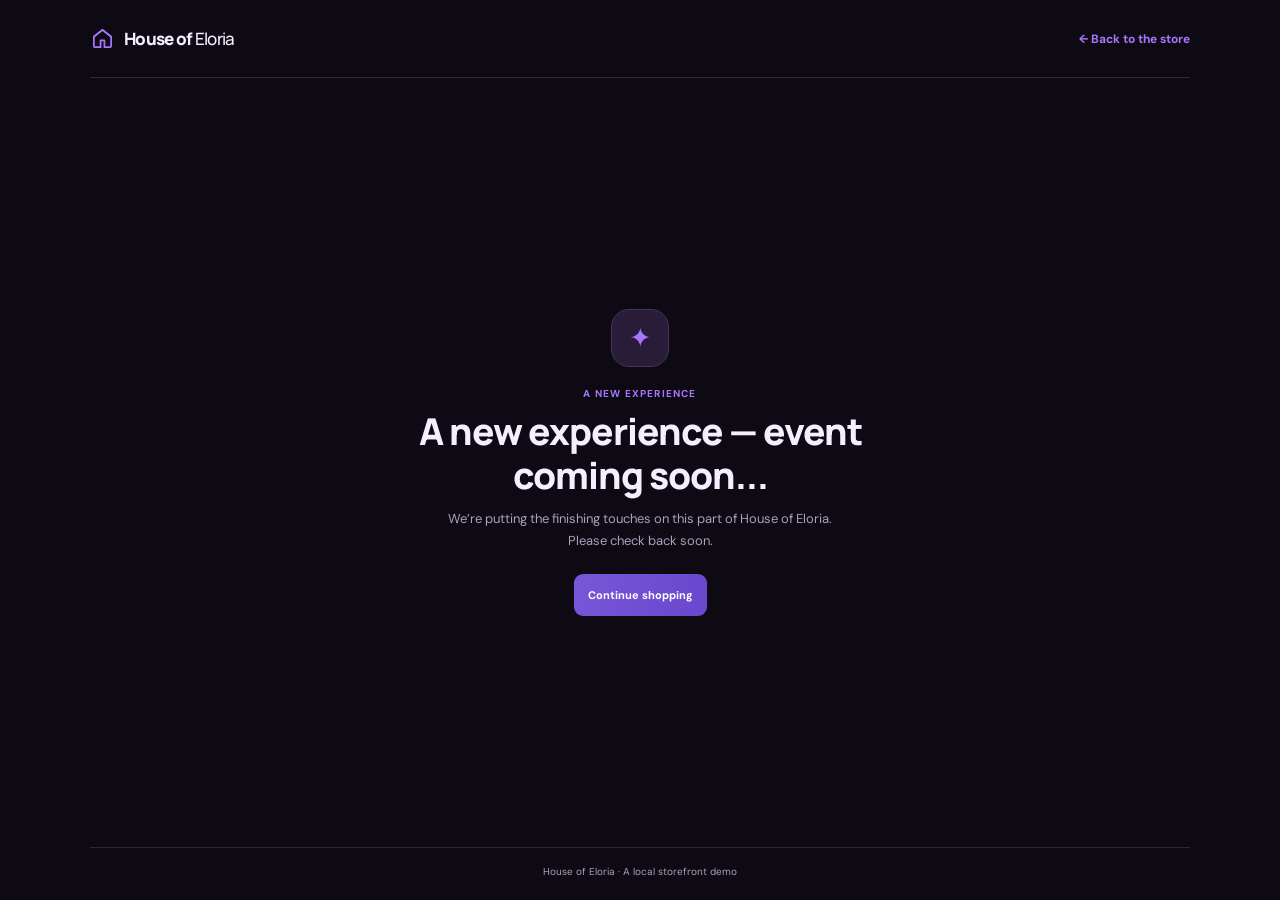
<file: coming-soon.html>
<!doctype html>
<html lang="en">
  <head>
    <meta charset="UTF-8" />
    <meta name="viewport" content="width=device-width, initial-scale=1.0" />
    <meta name="theme-color" content="#100b18" />
    <meta name="description" content="A House of Eloria feature is coming soon." />
    <title>Coming Soon — House of Eloria</title>
    <link rel="preconnect" href="https://fonts.googleapis.com" />
    <link rel="preconnect" href="https://fonts.gstatic.com" crossorigin />
    <link
      href="https://fonts.googleapis.com/css2?family=DM+Sans:wght@400;500;600;700&family=Manrope:wght@400;500;600;700;800&display=swap"
      rel="stylesheet"
    />
    <link rel="stylesheet" href="styles.css" />
    <script src="coming-soon.js" defer></script>
  </head>
  <body class="dark-mode feature-page">
    <div class="account-shell">
      <header class="account-topbar">
        <a class="brand" href="index.html" aria-label="House of Eloria home">
          <span class="brand-mark" aria-hidden="true">
            <svg viewBox="0 0 24 24"><path d="m3 10 9-7 9 7v10a1 1 0 0 1-1 1h-6v-7h-4v7H4a1 1 0 0 1-1-1V10Z" /><path d="M3 10 12 3l9 7" /></svg>
          </span>
          <span class="brand-name">House of <span class="brand-light">Eloria</span></span>
        </a>
        <a class="account-back-link" href="index.html">← Back to the store</a>
      </header>
      <main class="feature-coming-card">
        <span class="feature-coming-icon" aria-hidden="true">✦</span>
        <span class="settings-kicker" id="feature-name">A new experience</span>
        <h1 id="feature-title">Event coming soon...</h1>
        <p>We’re putting the finishing touches on this part of House of Eloria. Please check back soon.</p>
        <a class="account-primary-button" href="index.html">Continue shopping</a>
      </main>
      <footer class="account-footer">House of Eloria · A local storefront demo</footer>
    </div>
  </body>
</html>
</file>
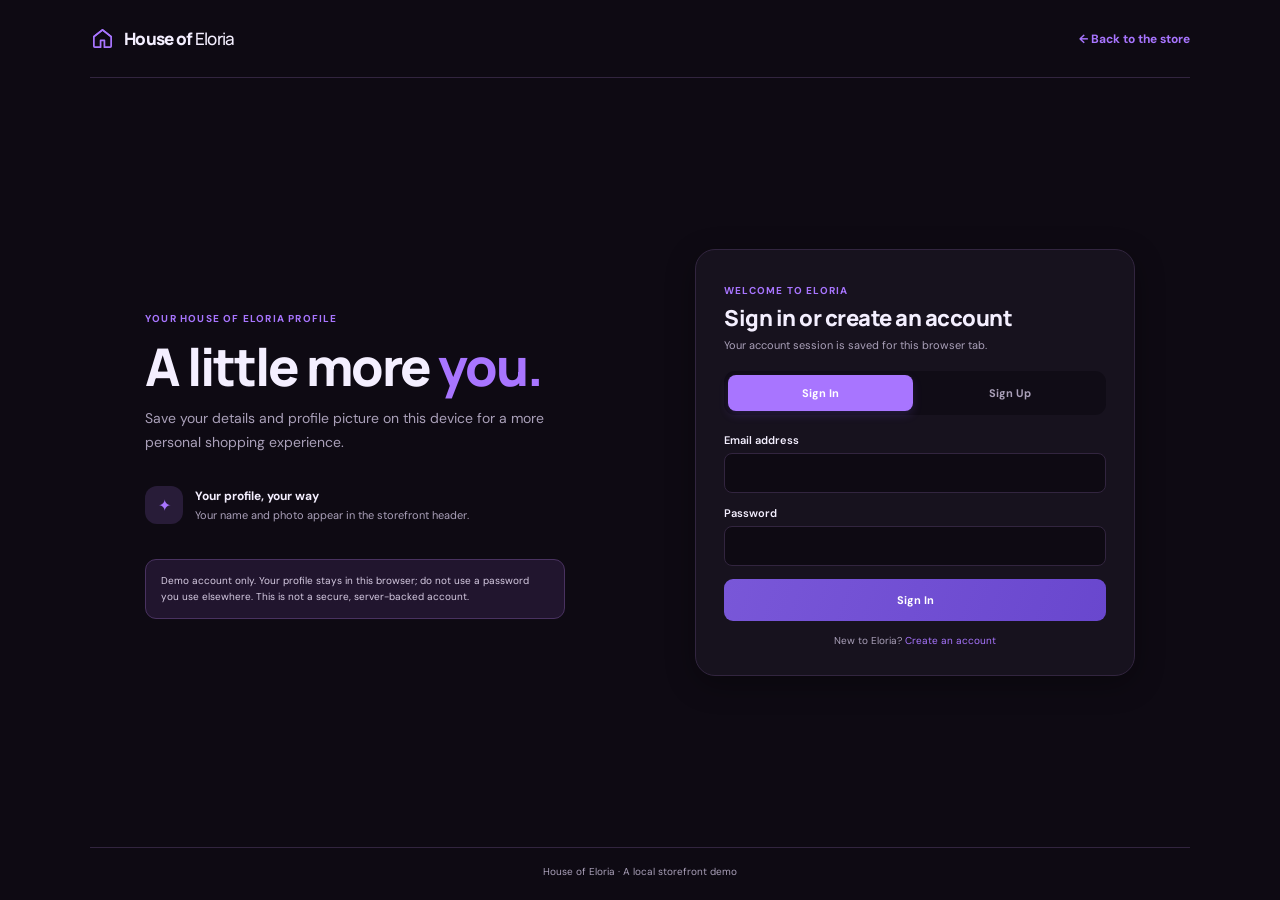
<file: orders.html>
<!doctype html>
<html lang="en">
  <head>
    <meta charset="UTF-8" />
    <meta name="viewport" content="width=device-width, initial-scale=1.0" />
    <meta name="theme-color" content="#100b18" />
    <meta name="description" content="Review demo orders placed with House of Eloria." />
    <title>My Orders — House of Eloria</title>
    <link rel="preconnect" href="https://fonts.googleapis.com" />
    <link rel="preconnect" href="https://fonts.gstatic.com" crossorigin />
    <link
      href="https://fonts.googleapis.com/css2?family=DM+Sans:wght@400;500;600;700&family=Manrope:wght@400;500;600;700;800&display=swap"
      rel="stylesheet"
    />
    <link rel="stylesheet" href="styles.css" />
    <script src="orders.js" defer></script>
  </head>
  <body class="dark-mode orders-page">
    <div class="orders-shell">
      <header class="account-topbar">
        <a class="brand" href="index.html" aria-label="House of Eloria home">
          <span class="brand-mark" aria-hidden="true">
            <svg viewBox="0 0 24 24"><path d="m3 10 9-7 9 7v10a1 1 0 0 1-1 1h-6v-7h-4v7H4a1 1 0 0 1-1-1V10Z" /><path d="M3 10 12 3l9 7" /></svg>
          </span>
          <span class="brand-name">House of <span class="brand-light">Eloria</span></span>
        </a>
        <a class="account-back-link" href="index.html">← Back to the store</a>
      </header>
      <main class="orders-main">
        <a class="account-back-link orders-back" href="index.html">← Continue shopping</a>
        <div class="orders-heading">
          <div>
            <span class="settings-kicker">Your shopping history</span>
            <h1>My Orders</h1>
            <p>Review demo checkout records saved on this browser.</p>
          </div>
          <span class="orders-count" id="orders-count">0 orders</span>
        </div>
        <p class="orders-notice">These are local demo records only. Orders are not sent to a store and no payment is collected.</p>
        <p class="orders-message" id="orders-message" role="status" aria-live="polite" hidden></p>
        <section class="orders-list" id="orders-list" aria-label="Checkout records"></section>
      </main>
      <footer class="account-footer">House of Eloria · A local storefront demo</footer>
    </div>
  </body>
</html>
</file>
<file: styles.css>
:root {
  color-scheme: light;
  --page: #f7f7fb;
  --surface: #fff;
  --ink: #20202b;
  --muted: #898998;
  --line: #eeedf3;
  --purple: #7655d9;
  --purple-dark: #6542ca;
  --purple-soft: #f0ebff;
  --red: #f45b64;
  --green: #2fa875;
  --shadow: 0 6px 24px rgba(35, 29, 66, .045);
  font-family: "DM Sans", sans-serif;
  background: var(--page);
  color: var(--ink);
  font-synthesis: none;
  text-rendering: optimizeLegibility;
}

* { box-sizing: border-box; }
html { scroll-behavior: smooth; }
body { margin: 0; min-height: 100vh; background: var(--page); }
button, input { font: inherit; }
button, a { -webkit-tap-highlight-color: transparent; }
button { color: inherit; }
a { color: inherit; text-decoration: none; }
svg { width: 19px; height: 19px; fill: none; stroke: currentColor; stroke-width: 1.7; stroke-linecap: round; stroke-linejoin: round; }

.app-shell {
  width: min(100%, 1760px);
  min-height: 100vh;
  margin: 0 auto;
  display: grid;
  grid-template-columns: minmax(0, 1fr) 330px;
  gap: 20px;
  padding: 0 0 0 0;
}
.sidebar-dialog { position: fixed; inset: 0 auto 0 0; width: min(340px, 88vw); height: 100dvh; max-width: none; max-height: none; margin: 0; padding: 0; overflow: visible; border: 0; border-radius: 0 20px 20px 0; color: var(--ink); background: transparent; }
.sidebar-dialog::backdrop { background: #08050dcc; backdrop-filter: blur(4px); }
.sidebar {
  width: 100%;
  min-height: 100vh;
  padding: 25px 24px 20px;
  background: var(--surface);
  border-radius: 0 22px 22px 0;
  display: flex;
  flex-direction: column;
  position: relative;
  height: 100dvh;
  overflow: auto;
  scrollbar-width: none;
}
.sidebar::-webkit-scrollbar { display: none; }
.sidebar-close { width: 30px; height: 30px; display: grid; place-items: center; position: absolute; top: 20px; right: 15px; border: 1px solid var(--line); border-radius: 50%; background: var(--page); color: var(--ink); font-size: 20px; line-height: 1; cursor: pointer; }
.brand { display: flex; align-items: center; gap: 10px; height: 34px; margin: 0 7px 30px; font: 800 17px Manrope, sans-serif; letter-spacing: -.7px; }
.brand-mark { width: 24px; height: 24px; display: grid; place-items: center; color: var(--purple); }
.brand-mark svg { width: 23px; height: 23px; stroke-width: 1.8; }
.brand-name { line-height: 1.15; }
.brand-light { font-weight: 500; }
.main-nav { display: grid; gap: 5px; }
.nav-link { min-height: 42px; padding: 0 12px; display: flex; align-items: center; gap: 12px; border-radius: 11px; font-size: 13px; font-weight: 500; color: #41404e; transition: background .2s, color .2s; }
.settings-open-button { border: 0; background: transparent; text-align: left; cursor: pointer; font-family: inherit; }
.nav-link svg { width: 16px; height: 16px; }
.nav-link:hover { background: #f6f3ff; color: var(--purple); }
.nav-link.active { background: linear-gradient(110deg, #7d5ce0, #7150d0); color: #fff; box-shadow: 0 5px 12px #7956d833; }
.nav-badge { margin-left: auto; padding: 3px 8px; background: #f35e6c; border-radius: 9px; font-size: 10px; color: white; }
.nav-divider { height: 1px; background: var(--line); margin: 12px 4px; }
.summer-card { min-height: 244px; margin: 25px 0 22px; padding: 20px 17px; border-radius: 17px; display: flex; flex-direction: column; align-items: flex-start; position: relative; overflow: hidden; color: #fff; background: radial-gradient(circle at 80% 75%, #ae8cff 0 7%, transparent 35%), linear-gradient(145deg, #8964e7, #6444cb); }
.summer-kicker { font-size: 11px; opacity: .8; }
.summer-card strong { margin-top: 5px; font: 700 20px Manrope, sans-serif; letter-spacing: -.5px; }
.summer-card > span:not(.summer-kicker):not(.summer-cta):not(.sale-art) { font-size: 13px; margin-top: 3px; }
.summer-cta { z-index: 1; background: white; color: var(--purple); padding: 9px 13px; border-radius: 20px; font-size: 11px; font-weight: 700; margin-top: 15px; }
.summer-cta span { padding-left: 9px; }
.sale-art { position: absolute; right: 12px; bottom: 0px; font-size: 95px; line-height: 1; font-weight: 700; color: #fff5; transform: rotate(-15deg); }
.sidebar-bottom { margin-top: auto; }
.help-link { display: flex; align-items: center; gap: 10px; padding: 12px 5px 18px; }
.help-link svg { color: #777487; width: 19px; }
.help-link span { display: grid; gap: 3px; }
.help-link strong { font-size: 11px; font-weight: 600; }
.help-link small { color: var(--muted); font-size: 10px; }
.theme-button { background: #f7f7f9; border: 0; border-radius: 12px; padding: 11px 12px; width: 100%; display: flex; align-items: center; gap: 10px; text-align: left; font-size: 12px; cursor: pointer; }
.theme-button svg { width: 16px; height: 16px; }
.theme-chevron { margin-left: auto; color: var(--muted); font-size: 20px; line-height: 12px; }

.main-content { min-width: 0; padding: 26px 0 20px; }
.topbar { height: 38px; display: flex; align-items: center; justify-content: space-between; gap: 16px; margin-bottom: 25px; }
.sidebar-toggle { width: 36px; height: 36px; flex: 0 0 36px; display: grid; place-items: center; padding: 0; border: 1px solid var(--line); border-radius: 10px; color: var(--ink); background: var(--surface); cursor: pointer; }
.sidebar-toggle svg { width: 19px; height: 19px; }
.search-box { height: 38px; max-width: 560px; min-width: 0; flex: 1; padding: 0 13px; border: 1px solid #eeedf2; border-radius: 12px; display: flex; align-items: center; gap: 10px; background: white; color: #797887; box-shadow: 0 2px 6px #22175508; }
.search-box svg { width: 17px; height: 17px; flex-shrink: 0; }
.search-box input { flex: 1; min-width: 0; border: 0; outline: 0; background: transparent; color: var(--ink); font-size: 11px; }
.search-box input::placeholder { color: #a4a3b0; }
.search-box kbd { color: #a4a3b0; font-size: 9px; white-space: nowrap; border: 1px solid #ecebf0; border-radius: 4px; padding: 2px 4px; }
.top-actions { display: flex; align-items: center; gap: 24px; }
.account-actions { display: flex; align-items: center; gap: 6px; white-space: nowrap; font-size: 11px; font-weight: 700; }
.account-actions a { transition: color .2s ease; }
.account-actions a:hover, .signout-link:hover { color: var(--purple); }
.account-actions > span { color: var(--muted); }
.account-actions[hidden], .profile-button[hidden], .signout-link[hidden] { display: none; }
.profile-button, .signout-link { color: var(--ink); }
.signout-link { white-space: nowrap; font-size: 11px; font-weight: 700; }
.icon-action, .profile-button { position: relative; display: flex; align-items: center; gap: 7px; border: 0; background: transparent; padding: 0; cursor: pointer; font-size: 11px; white-space: nowrap; }
.icon-action svg { width: 19px; height: 19px; }
.cart-open-action { gap: 6px; color: var(--ink); }
.cart-open-action span { font-size: 11px; font-weight: 600; }
.cart-count-badge { min-width: 19px; height: 19px; display: grid; place-items: center; padding: 0 4px; border-radius: 10px; color: white; background: var(--purple); font-size: 9px; font-weight: 700; }
.notification-action { margin-left: 3px; }
.notification-dot { position: absolute; top: -5px; right: -3px; width: 14px; height: 14px; border-radius: 50%; display: grid; place-items: center; color: white; background: #f45d67; border: 1px solid white; font-size: 8px; }
.profile-button { gap: 8px; }
.profile-button img { width: 29px; height: 29px; border-radius: 50%; object-fit: cover; background: #ddd; }
.profile-button span:nth-child(2) { font-size: 11px; font-weight: 600; }
.profile-chevron { color: #757482; font-size: 14px; }

.hero-banner { height: 302px; position: relative; overflow: hidden; border: 1px solid #392451; border-radius: 18px; margin-bottom: 18px; color: white; background: #140d20; isolation: isolate; }
.hero-slide { position: absolute; inset: 0; overflow: hidden; opacity: 0; visibility: hidden; transition: opacity .55s ease, visibility .55s; }
.hero-slide.is-active { z-index: 1; opacity: 1; visibility: visible; }
.hero-image { position: absolute; inset: 0; width: 100%; height: 100%; object-fit: cover; object-position: center 42%; }
.hero-slide::after { content: ""; position: absolute; inset: 0; background: linear-gradient(90deg, #120b1cf2 0%, #21112fd9 42%, #34204438 100%); }
.hero-slide[data-design="velvet"]::after { background: linear-gradient(90deg, #170b1bf5 0%, #3b172dce 46%, #5b2b4d2b 100%); }
.hero-slide[data-design="bloom"]::after { background: linear-gradient(90deg, #1d1025f5 0%, #49234bd1 45%, #754a6950 100%); }
.hero-slide[data-design="atelier"]::after { background: linear-gradient(90deg, #10131ff5 0%, #24233dd9 43%, #444b653d 100%); }
.hero-slide[data-design="afterglow"]::after { background: linear-gradient(90deg, #171025f5 0%, #392254d9 44%, #875c8c42 100%); }
.hero-slide[data-design="terrace"]::after { background: linear-gradient(90deg, #101c20f5 0%, #233a3bd9 44%, #70827440 100%); }
.hero-slide[data-design="velvet"] .hero-image { object-position: 68% center; }
.hero-slide[data-design="bloom"] .hero-image { object-position: 72% center; filter: saturate(.82); }
.hero-slide[data-design="atelier"] .hero-image { object-position: 70% center; }
.hero-slide[data-design="afterglow"] .hero-image { object-position: 70% center; }
.hero-slide[data-design="terrace"] .hero-image { object-position: 70% center; }
.hero-copy { position: relative; z-index: 1; padding: 34px 0 0 40px; }
.eyebrow { border: 1px solid #ffffff8a; border-radius: 20px; padding: 5px 11px; font-size: 10px; }
.hero-copy h1 { margin: 17px 0 10px; font: 800 clamp(27px, 3vw, 39px)/1.14 Manrope, sans-serif; letter-spacing: -1.6px; }
.hero-copy h1 span { color: #ffec85; font-size: .75em; }
.hero-copy p { margin: 0; color: #fff; font-size: 12px; line-height: 1.6; opacity: .93; }
.hero-button { display: inline-flex; gap: 20px; align-items: center; margin-top: 18px; padding: 11px 15px; background: #f2eaff; border-radius: 24px; color: #582a9b; font-size: 11px; font-weight: 700; box-shadow: 0 5px 14px #10071966; }
.hero-button span { font-size: 16px; line-height: 10px; }
.hero-controls { position: absolute; z-index: 3; left: 50%; bottom: 11px; display: flex; align-items: center; gap: 10px; transform: translateX(-50%); }
.hero-control, .hero-pause { width: 25px; height: 25px; display: grid; place-items: center; border: 1px solid #ffffff50; border-radius: 50%; color: white; background: #1b112d9c; cursor: pointer; }
.hero-control { font-size: 20px; line-height: 1; }
.hero-control:hover, .hero-pause:hover { background: #814bc8; }
.hero-dots { display: flex; align-items: center; gap: 6px; }
.hero-dots button { width: 6px; height: 6px; padding: 0; border: 0; border-radius: 5px; background: #ffffff80; cursor: pointer; transition: width .2s ease, background .2s ease; }
.hero-dots button.selected { width: 17px; background: white; }
.hero-pause { position: absolute; z-index: 3; top: 13px; right: 14px; font-size: 10px; }

.category-strip { min-height: 104px; padding: 14px 8px 11px; background: white; border-radius: 16px; box-shadow: var(--shadow); display: grid; grid-template-columns: repeat(6, minmax(0, 1fr)); margin-bottom: 18px; }
.category-item { border: 0; background: transparent; display: flex; flex-direction: column; align-items: center; justify-content: center; gap: 6px; cursor: pointer; font-size: 10px; font-weight: 500; color: #383744; }
.category-item { text-decoration: none; }
.category-item:hover .category-icon, .category-item.selected .category-icon { transform: translateY(-2px); box-shadow: 0 4px 12px #43326a16; }
.category-icon { width: 39px; height: 39px; display: grid; place-items: center; border-radius: 50%; transition: .2s; }
.category-icon svg { width: 20px; height: 20px; }
.fashion-icon { background: #fff1f1; color: #e56065; }
.beauty-icon { background: #fff1f7; color: #bd5b9e; }
.tech-icon { background: #fff5ed; color: #c9773e; }
.home-icon { background: #fff7e7; color: #b38736; }
.sports-icon { background: #eef0ff; color: #616dca; }
.more-icon { background: #f2f1f7; color: #656375; }

.promo-grid { display: grid; grid-template-columns: repeat(3, minmax(0, 1fr)); gap: 13px; margin-bottom: 24px; }
.promo-card { min-height: 130px; display: flex; align-items: stretch; position: relative; overflow: hidden; border-radius: 15px; padding: 14px 12px; }
.promo-card > div { z-index: 1; display: flex; flex-direction: column; align-items: flex-start; }
.promo-card strong { font-size: 12px; font-weight: 700; margin-bottom: 5px; }
.promo-card span { font-size: 10px; color: #706e7b; line-height: 1.45; }
.promo-card em { font-style: normal; font-size: 10px; margin-top: 6px; color: #e36765; font-weight: 600; }
.promo-card img { width: 48%; height: 100%; position: absolute; bottom: 0; right: 0; object-fit: cover; mix-blend-mode: multiply; mask-image: linear-gradient(90deg, transparent, black 28%); }
.flash-promo { background: linear-gradient(120deg, #fff0ed, #ffe3df); }
.flash-promo img { width: 54%; height: 92%; border-radius: 60% 0 0 0; object-position: center; }
.countdown { margin-top: 8px; padding: 4px 6px; background: white; border-radius: 5px; color: #ef6560; font-size: 9px; letter-spacing: 1px; font-weight: 700; }
.shipping-promo { background: linear-gradient(120deg, #eef5eb, #e6eee0); }
.shipping-promo em, .arrival-promo em { color: #34313a; font-weight: 500; }
.shipping-promo img { height: 82%; width: 48%; }
.arrival-promo { background: linear-gradient(120deg, #f8ece5, #f5e5dc); }
.arrival-promo img { height: 94%; width: 48%; object-position: center 30%; }

.product-section { margin-bottom: 15px; }
.section-heading { display: flex; justify-content: space-between; align-items: center; margin-bottom: 12px; }
.section-heading h2, .rail-heading h2, .recently-section h2 { margin: 0; font: 700 16px Manrope, sans-serif; letter-spacing: -.45px; }
.section-subtitle { display: none; }
.text-button { border: 0; background: transparent; display: flex; align-items: center; gap: 8px; cursor: pointer; font-size: 10px; font-weight: 600; }
.text-button span { font-size: 16px; color: var(--purple); }
.product-grid { display: grid; grid-template-columns: repeat(4, minmax(0, 1fr)); gap: 11px; }
.product-card { min-width: 0; background: var(--surface); border: 1px solid var(--line); border-radius: 14px; overflow: hidden; box-shadow: 0 3px 14px rgba(35, 29, 66, .035); position: relative; }
.product-image-wrap { height: clamp(125px, 15vw, 190px); margin: 7px 7px 0; border-radius: 10px; position: relative; overflow: hidden; background: #f2f1f1; }
.product-image-button { display: block; width: 100%; height: 100%; padding: 0; border: 0; background: transparent; cursor: pointer; }
.product-image { width: 100%; height: 100%; object-fit: cover; display: block; transition: transform .35s ease; }
.product-card:hover .product-image { transform: scale(1.05); }
.sale-badge { position: absolute; top: 8px; left: 8px; background: #f05c62; color: #fff; padding: 4px 6px; font-size: 9px; font-weight: 700; border-radius: 5px; }
.favorite-button { position: absolute; top: 7px; right: 7px; width: 25px; height: 25px; display: grid; place-items: center; border: 0; border-radius: 50%; background: #ffffffed; color: #6f6d79; cursor: pointer; }
.favorite-button svg { width: 14px; height: 14px; }
.favorite-button.is-favorite { color: #f15c68; }
.favorite-button.is-favorite svg { fill: currentColor; }
.product-info { padding: 9px 9px 10px; }
.product-name { display: block; width: 100%; padding: 0; border: 0; background: transparent; text-align: left; color: var(--ink); font-size: 10px; font-weight: 600; line-height: 1.4; min-height: 28px; overflow: hidden; cursor: pointer; }
.product-name:hover { color: var(--purple); }
.product-category { display: none; }
.product-price-row { margin-top: 4px; display: flex; align-items: baseline; flex-wrap: wrap; gap: 5px; }
.product-price { font: 700 12px Manrope, sans-serif; white-space: nowrap; }
.old-price { font-size: 9px; color: #a4a3ad; text-decoration: line-through; white-space: nowrap; }
.product-rating { display: flex; align-items: center; gap: 4px; margin-top: 6px; color: #8d8a97; font-size: 9px; }
.product-rating .star { color: #f1b937; font-size: 12px; }
.add-cart { width: 25px; height: 25px; display: grid; place-items: center; margin-left: auto; border: 0; border-radius: 50%; color: white; background: var(--purple); cursor: pointer; transition: .2s; }
.add-cart:hover { background: var(--purple-dark); transform: scale(1.07); }
.add-cart svg { width: 13px; height: 13px; stroke-width: 2; }
.empty-results { grid-column: 1 / -1; background: var(--surface); border-radius: 13px; text-align: center; color: var(--muted); padding: 35px 20px; font-size: 13px; }
.carousel-dots { display: flex; justify-content: center; gap: 7px; padding: 12px 0 0; }
.carousel-dots button { width: 5px; height: 5px; border-radius: 50%; background: #ddd9e8; border: 0; padding: 0; cursor: pointer; }
.carousel-dots button.current { background: var(--purple); width: 6px; height: 6px; }
.recommended-section { margin-top: 16px; }
.recommended-section .product-image-wrap { height: clamp(125px, 15vw, 185px); }
.recommended-section .product-card { padding-bottom: 0; }
.recommended-section .product-info { padding-bottom: 10px; }
.trust-strip { min-height: 72px; display: grid; grid-template-columns: repeat(4, minmax(0, 1fr)); align-items: center; gap: 8px; margin-top: 20px; padding: 12px 14px; background: linear-gradient(110deg, #f6f2ff, #eeebff); border-radius: 14px; }
.trust-strip > div { display: flex; align-items: center; gap: 8px; min-width: 0; }
.trust-icon { width: 27px; height: 27px; flex: 0 0 27px; display: grid; place-items: center; border: 1.5px solid #8a71df; color: #8062dc; border-radius: 50%; font-size: 18px; }
.trust-strip strong, .trust-strip small { display: block; white-space: nowrap; }
.trust-strip strong { font-size: 9px; font-weight: 700; }
.trust-strip small { margin-top: 3px; font-size: 8px; color: #777487; }
.star-icon { color: #eba94c; border-color: #eba94c; }
.mobile-footer { display: none; }

.right-rail { min-width: 0; padding: 78px 14px 18px 0; }
.cart-panel, .rail-section { background: white; border-radius: 17px; box-shadow: var(--shadow); }
.cart-panel { padding: 16px 15px 13px; }
.cart-heading { display: flex; align-items: center; justify-content: space-between; margin-bottom: 13px; }
.cart-heading h2 { margin: 0; font: 700 15px Manrope, sans-serif; letter-spacing: -.4px; }
.cart-heading h2 span { font-family: "DM Sans", sans-serif; font-size: 12px; font-weight: 500; }
.close-cart { border: 0; background: none; font-size: 23px; line-height: 20px; color: #5b5964; cursor: pointer; }
.cart-items { display: grid; gap: 11px; max-height: 387px; overflow: auto; scrollbar-width: thin; }
.cart-item { display: grid; grid-template-columns: 78px minmax(0, 1fr) 20px; gap: 10px; min-height: 97px; align-items: stretch; }
.cart-image { width: 78px; height: 97px; object-fit: cover; border-radius: 9px; background: #f2f1f2; }
.cart-item-details { min-width: 0; padding: 4px 0; display: flex; flex-direction: column; }
.cart-item-name { overflow: hidden; text-overflow: ellipsis; white-space: nowrap; font-size: 10px; font-weight: 600; }
.cart-item-variant { margin-top: 3px; color: var(--muted); font-size: 9px; overflow: hidden; white-space: nowrap; text-overflow: ellipsis; }
.cart-item-price { margin-top: 7px; font-size: 11px; font-weight: 700; }
.cart-line-total { margin-top: 2px; color: var(--muted); font-size: 8px; }
.quantity-control { display: flex; align-items: center; gap: 10px; width: max-content; margin-top: auto; padding: 4px 7px; border: 1px solid #efedf2; border-radius: 7px; }
.quantity-control button { border: 0; background: transparent; color: #777483; cursor: pointer; padding: 0; font-size: 13px; line-height: 12px; }
.quantity-control button:disabled, .detail-add:disabled { opacity: .45; cursor: not-allowed; }
.quantity-control span { font-size: 9px; min-width: 8px; text-align: center; }
.remove-item { align-self: end; border: 0; background: transparent; color: #8e8b98; padding: 5px 0; cursor: pointer; }
.remove-item svg { width: 14px; height: 14px; }
.empty-cart { padding: 25px 10px; text-align: center; font-size: 11px; color: var(--muted); }
.coupon-form { display: flex; margin-top: 16px; padding-top: 12px; border-top: 1px solid var(--line); gap: 6px; }
.coupon-form input { width: 0; flex: 1; min-width: 0; height: 32px; padding: 0 9px; border: 1px solid #efedf2; outline-color: #9274e0; border-radius: 7px; font-size: 10px; }
.coupon-form button { border: 0; padding: 0 13px; border-radius: 7px; background: var(--purple); color: white; font-size: 10px; font-weight: 600; cursor: pointer; }
.cart-totals { display: grid; gap: 10px; margin-top: 13px; }
.cart-totals > div { display: flex; justify-content: space-between; align-items: center; font-size: 10px; }
.cart-totals strong { font-size: 10px; font-weight: 600; }
.cart-totals .discount-row strong { color: #ee5f67; }
.cart-totals .free-shipping { color: #ed666c; }
.cart-totals .total-row { border-top: 1px solid var(--line); padding-top: 10px; margin-top: 1px; font-size: 12px; font-weight: 700; }
.cart-totals .total-row strong { font: 800 17px Manrope, sans-serif; }
.checkout-button { width: 100%; min-height: 39px; margin-top: 13px; padding: 0 13px; border: 0; border-radius: 9px; display: flex; align-items: center; justify-content: space-between; background: linear-gradient(110deg, #7957d8, #6947ce); color: white; font-size: 11px; font-weight: 600; cursor: pointer; }
.checkout-button svg { width: 14px; height: 14px; }
.checkout-button > span:first-of-type { margin-right: auto; padding-left: 8px; }
.checkout-button > span:last-child { font-size: 21px; line-height: 12px; }
.payment-methods { display: flex; align-items: center; justify-content: center; gap: 5px; margin-top: 12px; color: #85828f; font-size: 8px; text-align: center; }
.payment-methods b { font-size: 9px; }
.visa { color: #2849a7; font-style: italic; }
.mastercard { color: #ec5149; letter-spacing: -5px; text-shadow: 4px 0 #f4ad48; padding-right: 4px; }
.paypal { color: #2464a7; font-style: italic; }
.gpay { color: #46454e; }
.rail-section { margin-top: 14px; padding: 15px 13px; }
.rail-heading { display: flex; align-items: center; justify-content: space-between; margin-bottom: 10px; }
.rail-heading h2, .recently-section h2 { font-size: 12px; }
.subtle-arrow { border: 0; background: transparent; color: var(--muted); font-size: 20px; cursor: pointer; }
.suggestion-item { display: grid; grid-template-columns: 62px minmax(0, 1fr) 24px; align-items: center; gap: 9px; min-height: 76px; }
.suggestion-item + .suggestion-item { border-top: 1px solid #f1f0f3; margin-top: 7px; padding-top: 7px; }
.suggestion-item img { width: 62px; height: 62px; border-radius: 9px; object-fit: cover; background: #f2f1f2; }
.suggestion-details { min-width: 0; display: flex; flex-direction: column; gap: 6px; }
.suggestion-details strong { font-size: 9px; font-weight: 600; line-height: 1.3; }
.suggestion-details span { font-size: 10px; font-weight: 700; }
.suggestion-item button { width: 23px; height: 23px; border: 0; border-radius: 50%; color: white; background: var(--purple); cursor: pointer; font-size: 16px; line-height: 20px; }
.recently-section { padding: 13px; }
.recently-section h2 { margin-bottom: 10px; }
.recent-items { display: flex; gap: 7px; overflow-x: auto; scrollbar-width: thin; }
.recent-items button { width: 50px; height: 50px; flex: 0 0 50px; padding: 0; border: 0; border-radius: 8px; background: #f2f1f2; cursor: pointer; overflow: hidden; }
.recent-items img { width: 100%; height: 100%; object-fit: cover; display: block; background: #f2f1f2; }
.recent-empty { color: var(--muted); font-size: 10px; line-height: 1.5; }
.club-card { position: relative; min-height: 113px; overflow: hidden; margin-top: 14px; padding: 14px; display: flex; border-radius: 15px; color: white; background: linear-gradient(115deg, #7e58d8, #5f45c7); }
.club-card > div { z-index: 1; display: flex; flex-direction: column; align-items: flex-start; gap: 5px; }
.club-card strong { font: 700 12px Manrope, sans-serif; }
.club-card span:not(.club-crown):not(.club-bag) { font-size: 9px; line-height: 1.4; color: #eee8ff; }
.club-card b { margin-top: 3px; padding: 6px 10px; border-radius: 15px; background: white; color: var(--purple); font-size: 9px; }
.club-card b span { padding-left: 7px; color: inherit !important; }
.club-crown { position: absolute; right: 14px; top: 12px; font-size: 35px; color: #ffd86e; transform: rotate(12deg); }
.club-bag { position: absolute; right: 35px; bottom: -13px; color: #ffb8e4; font-size: 60px; transform: rotate(-12deg); }
.toast { position: fixed; z-index: 10; bottom: 22px; left: 50%; transform: translate(-50%, 15px); opacity: 0; pointer-events: none; padding: 11px 18px; background: #272431; color: white; border-radius: 10px; font-size: 12px; box-shadow: 0 8px 25px #16121e33; transition: opacity .2s, transform .2s; }
.toast.visible { opacity: 1; transform: translate(-50%, 0); }
.visually-hidden { position: absolute; width: 1px; height: 1px; padding: 0; margin: -1px; overflow: hidden; clip: rect(0, 0, 0, 0); white-space: nowrap; border: 0; }
.product-dialog { width: min(620px, calc(100vw - 32px)); max-width: none; max-height: min(620px, calc(100dvh - 32px)); padding: 0; border: 0; border-radius: 20px; color: var(--ink); background: var(--surface); box-shadow: 0 24px 80px #17122040; }
.product-dialog::backdrop { background: #17132299; backdrop-filter: blur(3px); }
.product-dialog-content { display: grid; grid-template-columns: minmax(0, 1fr) minmax(0, 1fr); min-height: 360px; position: relative; }
.detail-image { width: 100%; height: 100%; min-height: 360px; object-fit: cover; background: #f2f1f2; }
.detail-copy { padding: 36px 28px 28px; display: flex; flex-direction: column; align-items: flex-start; }
.detail-close { position: absolute; top: 12px; right: 12px; width: 32px; height: 32px; border: 0; border-radius: 50%; background: #f4f2f8; cursor: pointer; font-size: 21px; line-height: 1; }
.detail-category { margin: 3px 0 11px; color: var(--muted); font-size: 11px; }
.detail-copy h2 { margin: 8px 0 0; font: 800 22px/1.3 Manrope, sans-serif; letter-spacing: -.5px; }
.detail-rating { color: #a17426; font-size: 12px; }
.detail-description { color: #777482; font-size: 13px; line-height: 1.65; }
.detail-stock { margin: auto 0 16px; color: var(--green); font-size: 12px; font-weight: 600; }
.detail-price { margin-bottom: 17px; font: 800 22px Manrope, sans-serif; }
.detail-price del { margin-left: 8px; color: var(--muted); font: 500 13px "DM Sans", sans-serif; }
.detail-add { min-height: 42px; width: 100%; border: 0; border-radius: 10px; background: var(--purple); color: white; font-weight: 700; cursor: pointer; }
.settings-dialog { width: min(510px, calc(100vw - 28px)); max-width: none; max-height: min(760px, calc(100dvh - 28px)); padding: 0; border: 1px solid var(--line); border-radius: 20px; color: var(--ink); background: var(--surface); box-shadow: 0 24px 80px #08050dcc; }
.settings-dialog::backdrop { background: #08050dbb; backdrop-filter: blur(5px); }
.cart-dialog { width: min(600px, calc(100vw - 28px)); max-width: none; max-height: min(850px, calc(100dvh - 28px)); padding: 0; border: 1px solid var(--line); border-radius: 20px; color: var(--ink); background: var(--surface); box-shadow: 0 24px 80px #08050dcc; }
.cart-dialog::backdrop { background: #08050dbb; backdrop-filter: blur(5px); }
.cart-dialog-content { max-height: min(850px, calc(100dvh - 28px)); overflow-y: auto; padding: 24px; }
.cart-dialog-header { display: flex; align-items: center; justify-content: space-between; gap: 14px; padding-bottom: 14px; border-bottom: 1px solid var(--line); }
.cart-dialog-header h2 { display: flex; align-items: center; gap: 8px; margin: 4px 0 0; font: 800 24px Manrope, sans-serif; letter-spacing: -.5px; }
.cart-dialog-header h2 svg { width: 23px; height: 23px; color: var(--purple); }
.cart-dialog-header h2 span { color: var(--muted); font: 500 14px "DM Sans", sans-serif; }
.cart-dialog-actions { display: flex; align-items: center; gap: 10px; }
.cart-dialog .close-cart { padding: 7px 10px; border: 1px solid var(--line); border-radius: 9px; color: var(--muted); background: transparent; font-size: 10px; cursor: pointer; }
.cart-dialog-close { width: 34px; height: 34px; flex: 0 0 34px; border: 1px solid var(--line); border-radius: 50%; color: var(--ink); background: var(--page); font-size: 22px; line-height: 1; cursor: pointer; }
.cart-dialog .cart-panel { padding: 14px 0 0; border-radius: 0; background: transparent; box-shadow: none; }
.cart-dialog .cart-items { max-height: min(43dvh, 360px); }
.cart-dialog .cart-item { grid-template-columns: 78px minmax(0, 1fr) 24px; min-height: 92px; }
.cart-dialog .cart-image { width: 78px; height: 92px; }
.cart-dialog .cart-item-name { font-size: 12px; }
.cart-dialog .cart-item-variant { font-size: 10px; }
.cart-dialog .cart-item-price { font-size: 12px; }
.cart-dialog .coupon-form { margin-top: 16px; }
.cart-dialog .cart-totals { gap: 11px; }
.cart-dialog .cart-totals > div { font-size: 12px; }
.cart-dialog .cart-totals .total-row strong { font-size: 18px; }
.cart-dialog .checkout-button { min-height: 46px; }
.cart-dialog .payment-methods { font-size: 9px; }
.settings-panel { max-height: min(760px, calc(100dvh - 28px)); overflow-y: auto; padding: 24px; }
.settings-header { display: flex; justify-content: space-between; gap: 16px; padding-bottom: 15px; border-bottom: 1px solid var(--line); }
.settings-kicker { color: var(--purple); font-size: 10px; font-weight: 700; letter-spacing: 1.2px; text-transform: uppercase; }
.settings-header h2 { margin: 4px 0 5px; font: 800 24px Manrope, sans-serif; letter-spacing: -.5px; }
.settings-header p { margin: 0; color: var(--muted); font-size: 12px; }
.settings-close { flex: 0 0 34px; width: 34px; height: 34px; border: 1px solid var(--line); border-radius: 50%; color: var(--ink); background: var(--page); font-size: 22px; line-height: 1; cursor: pointer; }
.settings-group { display: grid; gap: 0; padding: 14px 0 4px; border-bottom: 1px solid var(--line); }
.settings-group h3 { margin: 0 0 5px; color: var(--purple); font-size: 10px; font-weight: 700; letter-spacing: .9px; text-transform: uppercase; }
.setting-row { min-height: 55px; display: flex; align-items: center; justify-content: space-between; gap: 14px; cursor: pointer; }
.setting-row > span { display: grid; gap: 4px; }
.setting-row strong { font-size: 12px; font-weight: 600; }
.setting-row small { color: var(--muted); font-size: 10px; }
.setting-row select { max-width: 150px; padding: 8px 26px 8px 10px; border: 1px solid var(--line); border-radius: 9px; color: var(--ink); background: var(--page); font-size: 11px; }
.setting-row input[type="checkbox"] { width: 36px; height: 20px; flex: 0 0 auto; margin: 0; appearance: none; border: 1px solid #c9c3d1; border-radius: 20px; background: #e6e2eb; cursor: pointer; transition: background .2s, border-color .2s; }
.setting-row input[type="checkbox"]::before { content: ""; width: 14px; height: 14px; display: block; margin: 2px; border-radius: 50%; background: #fff; transition: transform .2s, background .2s; }
.setting-row input[type="checkbox"]:checked { border-color: var(--purple); background: var(--purple); }
.setting-row input[type="checkbox"]:checked::before { transform: translateX(16px); background: white; }
.setting-row input[type="checkbox"]:focus-visible, .setting-row select:focus-visible { outline: 3px solid #a68bf4; outline-offset: 3px; }
.settings-footer { display: flex; justify-content: space-between; gap: 12px; padding-top: 17px; }
.settings-reset, .settings-done { min-height: 39px; padding: 0 15px; border: 1px solid var(--line); border-radius: 10px; font-size: 11px; font-weight: 700; cursor: pointer; }
.settings-reset { color: var(--ink); background: transparent; }
.settings-done { min-width: 90px; border-color: var(--purple); color: white; background: var(--purple); }
button:focus-visible, a:focus-visible, input:focus-visible { outline: 3px solid #a68bf4; outline-offset: 3px; }

@media (min-width: 1500px) {
  .app-shell { grid-template-columns: minmax(0, 1fr) 360px; gap: 24px; }
  .sidebar { padding-right: 23px; padding-left: 23px; }
  .main-content { padding-top: 30px; }
  .hero-banner { height: 350px; }
  .right-rail { padding-top: 82px; padding-right: 20px; }
  .cart-items { max-height: 440px; }
}
@media (max-width: 1180px) {
  .app-shell { grid-template-columns: minmax(0, 1fr) 295px; gap: 14px; }
  .right-rail { padding-right: 10px; }
  .cart-panel { padding-right: 12px; padding-left: 12px; }
  .cart-item { grid-template-columns: 67px minmax(0, 1fr) 17px; gap: 8px; }
  .cart-image { width: 67px; }
  .top-actions { gap: 14px; }
  .icon-action span:not(.notification-dot) { display: none; }
  .cart-open-action span:not(.notification-dot) { display: inline; }
}
@media (max-width: 980px) {
  .app-shell { grid-template-columns: minmax(0, 1fr) minmax(155px, 24%); gap: 10px; padding-right: 10px; }
  .main-content { padding-top: 24px; }
  .topbar { height: 34px; margin-bottom: 17px; gap: 8px; }
  .profile-button span:nth-child(2) { display: none; }
  .search-box kbd { display: none; }
  .sidebar-toggle { width: 31px; height: 31px; flex-basis: 31px; }
  .search-box { height: 34px; }
  .right-rail { display: block; padding: 78px 0 18px; }
  .cart-panel { padding: 12px 9px 10px; }
  .cart-heading h2 { font-size: 12px; }
  .cart-items { max-height: 375px; }
  .cart-item { grid-template-columns: 48px minmax(0, 1fr) 16px; gap: 6px; min-height: 70px; }
  .cart-image { width: 48px; height: 70px; }
  .cart-item-name { font-size: 9px; }
  .cart-item-variant { font-size: 8px; }
  .cart-item-price { margin-top: 4px; font-size: 9px; }
  .quantity-control { gap: 6px; padding: 3px 5px; }
  .coupon-form { margin-top: 11px; padding-top: 9px; }
  .coupon-form button { padding: 0 9px; }
  .cart-totals { gap: 7px; }
  .cart-totals > div { font-size: 9px; }
  .cart-totals .total-row strong { font-size: 14px; }
  .payment-methods { font-size: 7px; }
  .rail-section { padding: 11px 8px; }
  .rail-heading h2, .recently-section h2 { font-size: 10px; }
  .suggestion-item { grid-template-columns: 42px minmax(0, 1fr) 20px; gap: 6px; min-height: 58px; }
  .suggestion-item img { width: 42px; height: 48px; }
  .suggestion-details strong { font-size: 8px; }
  .suggestion-details span { font-size: 9px; }
  .suggestion-item button { width: 20px; height: 20px; }
  .recent-items img { width: 37px; height: 37px; }
  .club-card { min-height: 100px; padding: 11px 8px; }
  .club-card strong { font-size: 10px; }
  .hero-banner { height: 200px; margin-bottom: 13px; }
  .hero-copy { padding: 18px 0 0 25px; }
  .eyebrow { padding: 4px 9px; font-size: 8px; }
  .hero-copy h1 { margin: 10px 0 7px; font-size: clamp(18px, 2.7vw, 27px); line-height: 1.13; }
  .hero-copy p { font-size: 10px; }
  .hero-button { margin-top: 11px; padding: 8px 12px; }
  .category-strip { min-height: 85px; padding: 8px 4px; margin-bottom: 13px; }
  .category-icon { width: 32px; height: 32px; }
  .category-item { font-size: 8px; }
  .promo-grid { gap: 8px; margin-bottom: 17px; }
  .promo-card { min-height: 100px; padding: 10px 8px; }
  .promo-card strong { font-size: 10px; }
  .promo-card span, .promo-card em { font-size: 8px; }
  .product-grid { gap: 8px; }
  .product-image-wrap, .recommended-section .product-image-wrap { height: clamp(90px, 13vw, 128px); }
  .product-info { padding: 7px 6px; }
  .product-name { font-size: 9px; min-height: 25px; }
  .product-price { font-size: 10px; }
  .old-price, .product-rating { font-size: 8px; }
  .add-cart { width: 21px; height: 21px; }
  .trust-strip { gap: 5px; padding: 10px 8px; }
  .trust-strip > div { gap: 5px; }
  .trust-icon { width: 21px; height: 21px; flex-basis: 21px; font-size: 14px; }
  .trust-strip strong, .trust-strip small { font-size: 7px; }
}
@media (max-width: 680px) {
  .app-shell { display: block; padding: 0 14px; }
  .sidebar-dialog { width: min(310px, 86vw); }
  .sidebar { padding: 20px 17px; }
  .sidebar .brand { margin: 0 0 22px; }
  .sidebar .main-nav { display: grid; gap: 3px; }
  .sidebar .nav-link { min-height: 39px; padding: 0 10px; font-size: 12px; }
  .sidebar .nav-link svg { width: 16px; height: 16px; }
  .sidebar .summer-card { min-height: 135px; margin: 16px 0; padding: 13px; }
  .sidebar .summer-card strong { font-size: 17px; }
  .sidebar .sidebar-bottom { display: block; }
  .right-rail { display: none; }
  .main-content { padding: 16px 0 20px; }
  .topbar { height: auto; display: grid; grid-template-columns: 31px minmax(0, 1fr); grid-template-areas: "menu search" "actions actions"; margin-bottom: 15px; gap: 10px; }
  .sidebar-toggle { grid-area: menu; }
  .search-box { grid-area: search; width: 100%; max-width: none; }
  .top-actions { grid-area: actions; width: 100%; justify-content: space-between; gap: 12px; }
  .search-box { height: 40px; }
  .search-box kbd { display: none; }
  .top-actions { gap: 14px; }
  .profile-button img { width: 31px; height: 31px; }
  .profile-button span:nth-child(2), .profile-chevron { display: none; }
  .signout-link { font-size: 10px; }
  .hero-banner { height: 245px; border-radius: 15px; margin-bottom: 13px; }
  .hero-image { object-position: 65% center; }
  .hero-copy { padding: 27px 0 0 22px; }
  .hero-copy h1 { font-size: clamp(25px, 7vw, 34px); }
  .hero-copy p { max-width: 190px; font-size: 11px; }
  .category-strip { min-height: 92px; padding: 9px 3px; margin-bottom: 14px; }
  .category-item { font-size: 9px; }
  .category-icon { width: 34px; height: 34px; }
  .category-icon svg { width: 18px; height: 18px; }
  .promo-grid { gap: 8px; margin-bottom: 21px; }
  .promo-card { min-height: 111px; border-radius: 12px; padding: 10px 8px; }
  .promo-card strong { font-size: 10px; }
  .promo-card span, .promo-card em { font-size: 8px; }
  .promo-card img { width: 48%; }
  .countdown { font-size: 7px; padding: 3px; letter-spacing: 0; }
  .section-heading h2 { font-size: 15px; }
  .product-grid { grid-template-columns: repeat(2, minmax(0, 1fr)); gap: 11px; }
  .product-image-wrap, .recommended-section .product-image-wrap { height: clamp(165px, 48vw, 245px); }
  .product-info { padding: 9px 10px 11px; }
  .product-name { font-size: 11px; min-height: 30px; }
  .product-price { font-size: 13px; }
  .old-price { font-size: 10px; }
  .trust-strip { grid-template-columns: repeat(2, minmax(0, 1fr)); row-gap: 13px; margin-top: 17px; }
  .trust-strip strong { font-size: 9px; }
  .mobile-footer { display: block; text-align: center; padding: 20px 0 5px; color: #9a98a4; font-size: 10px; }
  .product-dialog-content { grid-template-columns: 1fr; }
  .detail-image { height: 230px; min-height: 230px; }
  .detail-copy { padding: 22px; min-height: 290px; }
}
@media (max-width: 390px) {
  .app-shell { padding: 0 10px; }
  .top-actions { gap: 9px; }
  .notification-action { display: none; }
  .wishlist-action { display: none; }
  .cart-open-action { gap: 4px; }
  .cart-open-action span:not(.notification-dot) { font-size: 10px; }
  .cart-count-badge { min-width: 17px; height: 17px; font-size: 8px; }
  .hero-banner { height: 225px; }
  .hero-copy { padding-left: 17px; }
  .category-item { font-size: 8px; }
  .promo-card { min-height: 104px; }
  .promo-card img { opacity: .8; }
  .trust-strip { padding: 11px 9px; }
}

body.dark-mode {
  color-scheme: dark;
  --page: #0e0a13;
  --surface: #17121e;
  --ink: #f4efff;
  --muted: #aaa0b9;
  --line: #32253f;
  --purple: #a875ff;
  --purple-dark: #8751e8;
  --purple-soft: #281c38;
  --shadow: 0 8px 30px rgba(0, 0, 0, .32);
  color: var(--ink);
}
body:not(.dark-mode) { color-scheme: light; }
body.dark-mode .sidebar,
body.dark-mode .search-box,
body.dark-mode .category-strip,
body.dark-mode .product-card,
body.dark-mode .cart-panel,
body.dark-mode .rail-section,
body.dark-mode .settings-dialog,
body.dark-mode .product-dialog { background: var(--surface); }
body.dark-mode .nav-link { color: #d1cdd9; }
body.dark-mode .nav-link:hover { background: #271a36; color: #d5bcff; }
body.dark-mode .nav-link.active { color: white; }
body.dark-mode .close-cart,
body.dark-mode .quantity-control button,
body.dark-mode .profile-chevron { color: #c3b6d3; }
body.dark-mode .search-box { border-color: var(--line); }
body.dark-mode .search-box input,
body.dark-mode .coupon-form input { color: var(--ink); }
body.dark-mode .category-item,
body.dark-mode .product-name,
body.dark-mode .icon-action,
body.dark-mode .profile-button,
body.dark-mode .cart-heading h2,
body.dark-mode .cart-item-name,
body.dark-mode .cart-item-price,
body.dark-mode .suggestion-details strong,
body.dark-mode .detail-copy h2,
body.dark-mode .settings-header h2,
body.dark-mode .setting-row strong { color: var(--ink); }
body.dark-mode .product-image-wrap,
body.dark-mode .cart-image,
body.dark-mode .suggestion-item img,
body.dark-mode .recent-items img { background: #21182b; }
body.dark-mode .recent-items button { background: #21182b; }
body.dark-mode .coupon-form input { background: #100c16; border-color: var(--line); }
body.dark-mode .quantity-control { border-color: var(--line); }
body.dark-mode .theme-button,
body.dark-mode .detail-close,
body.dark-mode .settings-close { background: #261b32; color: var(--ink); }
body.dark-mode .trust-strip { background: linear-gradient(110deg, #21152f, #191426); }
body.dark-mode .trust-strip small,
body.dark-mode .checkout-secure,
body.dark-mode .back-to-store,
body.dark-mode .form-intro,
body.dark-mode .checkout-summary-totals > div,
body.dark-mode .confirmation-copy,
body.dark-mode .demo-payment-note { color: #b7adc4; }
body.dark-mode .text-button { color: #e7e1f4; }
body.dark-mode .detail-copy,
body.dark-mode .detail-description { color: #c9c4d2; }
body.dark-mode .detail-close { color: var(--ink); background: #261b32; }
body.dark-mode .promo-card strong,
body.dark-mode .promo-card span,
body.dark-mode .promo-card em { color: #f6efff; }
body.dark-mode .flash-promo { background: linear-gradient(120deg, #321927, #4a2035); }
body.dark-mode .shipping-promo { background: linear-gradient(120deg, #172b26, #203b31); }
body.dark-mode .arrival-promo { background: linear-gradient(120deg, #302036, #4a2a3c); }
body.dark-mode .shipping-promo em,
body.dark-mode .arrival-promo em { color: #efe5ff; }
body.dark-mode .checkout-header,
body.dark-mode .checkout-form-card,
body.dark-mode .order-summary-card,
body.dark-mode .order-confirmation { border-color: var(--line); background: var(--surface); }
body.dark-mode .checkout-field input,
body.dark-mode .checkout-field textarea { border-color: var(--line); color: var(--ink); background: #100c16; }
body.dark-mode .demo-notice { border-color: #493260; color: #d7cce3; background: #21152e; }
body.dark-mode .demo-notice strong,
body.dark-mode .checkout-kicker { color: #c29aff; }
body.dark-mode .demo-payment-note { background: #211a2b; }
body.dark-mode .demo-payment-note strong { color: #eeeaf5; }
body.dark-mode .checkout-summary-totals strong,
body.dark-mode .checkout-item-details strong,
body.dark-mode .order-confirmation h1,
body.dark-mode .order-confirmation h2,
body.dark-mode .checkout-title h1,
body.dark-mode .checkout-form-card h2,
body.dark-mode .order-summary-card h2 { color: var(--ink); }
body.dark-mode .checkout-item-details span,
body.dark-mode .checkout-footer { color: var(--muted); }
body.dark-mode .product-card { box-shadow: 0 6px 22px #0005; }
body.dark-mode .hero-banner { border-color: #392451; }
body.dark-mode .settings-close,
body.dark-mode .settings-reset { border-color: var(--line); color: var(--ink); background: #100c16; }
body.dark-mode .setting-row select { border-color: var(--line); color: var(--ink); background: #100c16; }
body.dark-mode .setting-row input[type="checkbox"] { border-color: #62566e; background: #302837; }
body.dark-mode .setting-row input[type="checkbox"]::before { background: #d3cadc; }
body.reduced-motion *,
body.reduced-motion *::before,
body.reduced-motion *::after { scroll-behavior: auto !important; animation-duration: .01ms !important; animation-iteration-count: 1 !important; transition-duration: .01ms !important; }
body.compact-cards .product-image-wrap,
body.compact-cards .recommended-section .product-image-wrap { height: clamp(95px, 11vw, 145px); }
body.compact-cards .product-info { padding-top: 6px; padding-bottom: 7px; }
body.hide-ratings .product-rating { display: none; }
body.hide-sale-badges .sale-badge { display: none; }

.checkout-page { color: var(--ink); background: var(--page); }
.checkout-header { min-height: 72px; padding: 0 clamp(18px, 5vw, 72px); display: flex; align-items: center; justify-content: space-between; background: var(--surface); border-bottom: 1px solid var(--line); }
.checkout-header .brand { margin: 0; }
.checkout-secure { display: flex; align-items: center; gap: 7px; color: #6f6b7b; font-size: 12px; }
.checkout-secure svg { width: 16px; height: 16px; color: var(--purple); }
.checkout-main { width: min(1120px, calc(100% - 40px)); margin: 30px auto 60px; }
.back-to-store { display: inline-flex; gap: 8px; align-items: center; margin-bottom: 19px; color: #777382; font-size: 12px; }
.back-to-store:hover { color: var(--purple); }
.checkout-title { display: flex; justify-content: space-between; align-items: end; gap: 15px; margin-bottom: 19px; }
.checkout-kicker { margin: 0 0 4px; color: var(--purple); font-size: 11px; font-weight: 700; text-transform: uppercase; letter-spacing: 1px; }
.checkout-title h1 { margin: 0; font: 800 29px Manrope, sans-serif; letter-spacing: -.8px; }
.checkout-step { display: flex; align-items: center; gap: 7px; padding-bottom: 4px; color: #777482; font-size: 11px; }
.checkout-step b { width: 22px; height: 22px; display: grid; place-items: center; border-radius: 50%; color: white; background: var(--purple); }
.checkout-step b.step-muted { background: #e5e2eb; color: #797584; }
.demo-notice { display: flex; align-items: baseline; gap: 8px; padding: 12px 15px; border: 1px solid #e6dcff; border-radius: 11px; background: #f3efff; color: #555064; font-size: 11px; line-height: 1.5; }
.demo-notice strong { flex: 0 0 auto; color: #6246bc; }
.checkout-layout { display: grid; grid-template-columns: minmax(0, 1.45fr) minmax(280px, .8fr); gap: 20px; align-items: start; margin-top: 18px; }
.checkout-form-card, .order-summary-card { border: 1px solid #efedf3; border-radius: 16px; background: var(--surface); box-shadow: var(--shadow); }
.checkout-form-card { padding: 23px; }
.checkout-form-card h2, .order-summary-card h2 { margin: 0; font: 700 17px Manrope, sans-serif; letter-spacing: -.35px; }
.form-intro { margin: 5px 0 20px; color: var(--muted); font-size: 12px; }
.checkout-fields { display: grid; grid-template-columns: repeat(2, minmax(0, 1fr)); gap: 15px 13px; }
.checkout-field { min-width: 0; display: flex; flex-direction: column; gap: 6px; }
.checkout-field.full-field { grid-column: 1 / -1; }
.checkout-field label { font-size: 11px; font-weight: 600; }
.checkout-field label > span:first-child { color: #ed626c; }
.checkout-field label .optional { color: var(--muted); font-weight: 400; }
.checkout-field input, .checkout-field textarea { width: 100%; min-height: 40px; padding: 10px 11px; border: 1px solid #e9e7ee; border-radius: 8px; outline: none; background: var(--surface); color: var(--ink); font-size: 12px; }
.checkout-field textarea { min-height: 78px; resize: vertical; }
.checkout-field input:focus, .checkout-field textarea:focus { border-color: #9a7ce7; box-shadow: 0 0 0 3px #8f6cdd20; }
.checkout-field [aria-invalid="true"] { border-color: #e75660; }
.field-error { min-height: 0; color: #d54c56; font-size: 10px; }
.field-error:empty { display: none; }
.checkout-error { margin: 12px 0 0; color: #c94550; font-size: 11px; }
.place-order-button { width: 100%; min-height: 45px; margin-top: 16px; padding: 0 15px; border: 0; border-radius: 9px; display: flex; align-items: center; justify-content: space-between; color: white; background: linear-gradient(110deg, #7957d8, #6947ce); font-size: 12px; font-weight: 700; cursor: pointer; }
.place-order-button:disabled { opacity: .55; cursor: not-allowed; }
.checkout-privacy { margin: 11px 0 0; text-align: center; color: var(--muted); font-size: 10px; line-height: 1.5; }
.order-summary-card { padding: 19px; }
.order-summary-card h2 { display: flex; justify-content: space-between; align-items: baseline; gap: 6px; font-size: 15px; }
.order-summary-card h2 span { color: var(--muted); font: 500 10px "DM Sans", sans-serif; }
.checkout-items { display: grid; gap: 12px; max-height: 355px; margin: 15px 0; overflow-y: auto; }
.checkout-item { min-width: 0; display: grid; grid-template-columns: 55px minmax(0, 1fr) auto; align-items: center; gap: 10px; }
.checkout-item > img { width: 55px; height: 62px; border-radius: 8px; object-fit: cover; background: #f2f1f2; }
.checkout-item-details { min-width: 0; display: flex; flex-direction: column; gap: 4px; }
.checkout-item-details strong { overflow: hidden; color: var(--ink); font-size: 10px; text-overflow: ellipsis; white-space: nowrap; }
.checkout-item-details span { overflow: hidden; color: var(--muted); font-size: 9px; text-overflow: ellipsis; white-space: nowrap; }
.checkout-item-details .checkout-quantity { color: #777482; }
.checkout-line-total { white-space: nowrap; font-size: 10px; }
.empty-checkout-items { color: var(--muted); font-size: 12px; line-height: 1.5; }
.checkout-summary-totals { display: grid; gap: 10px; padding-top: 13px; border-top: 1px solid var(--line); }
.checkout-summary-totals > div { display: flex; justify-content: space-between; gap: 8px; color: #716e7b; font-size: 11px; }
.checkout-summary-totals strong { color: var(--ink); font-size: 11px; }
.checkout-summary-totals .summary-discount strong { color: #e45a64; }
.checkout-summary-totals .summary-shipping { color: #e45a64; }
.checkout-summary-totals .summary-total { margin-top: 2px; padding-top: 12px; border-top: 1px solid var(--line); color: var(--ink); font-size: 13px; font-weight: 700; }
.checkout-summary-totals .summary-total strong { font: 800 18px Manrope, sans-serif; }
.demo-payment-note { display: flex; gap: 8px; margin-top: 16px; padding: 10px; border-radius: 8px; background: #f7f6fa; color: #777482; font-size: 10px; line-height: 1.5; }
.demo-payment-note > span:first-child { color: var(--purple); font-size: 14px; }
.demo-payment-note strong { color: #514d5b; }
.checkout-footer { padding: 18px; text-align: center; color: #9996a3; font-size: 10px; }
.order-confirmation { width: min(680px, 100%); margin: 35px auto; padding: 35px; border: 1px solid #efedf3; border-radius: 18px; background: var(--surface); text-align: center; box-shadow: var(--shadow); }
.confirmation-check { width: 54px; height: 54px; margin: 0 auto 15px; display: grid; place-items: center; border-radius: 50%; color: #2a9d70; background: #e8f7f0; font-size: 25px; }
.order-confirmation .checkout-kicker { margin-bottom: 8px; }
.order-confirmation h1 { margin: 0; font: 800 28px Manrope, sans-serif; }
.confirmation-reference { margin: 12px 0; color: var(--purple); font-size: 13px; font-weight: 700; }
.confirmation-copy { max-width: 460px; margin: 0 auto 24px; color: #777482; font-size: 12px; line-height: 1.6; }
.order-confirmation h2 { margin: 0 0 10px; text-align: left; font: 700 15px Manrope, sans-serif; }
.confirmation-lines { display: grid; gap: 8px; padding: 13px 0; border-top: 1px solid var(--line); border-bottom: 1px solid var(--line); text-align: left; color: #686574; font-size: 11px; }
.confirmation-total { margin: 15px 0 0; text-align: right; font: 800 17px Manrope, sans-serif; }
.whatsapp-order-actions { display: grid; gap: 9px; margin-top: 24px; }
.whatsapp-order-prompt { margin: 0 0 3px; color: var(--muted); font-size: 12px; }
.whatsapp-order-link { display: block; padding: 12px 16px; border-radius: 9px; color: #fff; background: #168b55; font-size: 12px; font-weight: 700; text-decoration: none; }
.whatsapp-order-link:hover { background: #117447; }
.whatsapp-order-link:focus-visible { outline: 3px solid #8e75dd; outline-offset: 3px; }

@media (max-width: 680px) {
  .checkout-header { min-height: 60px; }
  .checkout-main { width: min(100% - 28px, 520px); margin: 20px auto 35px; }
  .checkout-title { align-items: start; flex-direction: column; gap: 12px; }
  .checkout-title h1 { font-size: 25px; }
  .checkout-step { font-size: 10px; }
  .demo-notice { align-items: start; flex-direction: column; gap: 4px; }
  .checkout-layout { grid-template-columns: 1fr; gap: 14px; }
  .checkout-form-card { padding: 17px 14px; }
  .checkout-form-card h2 { font-size: 15px; }
  .checkout-fields { gap: 13px 9px; }
  .checkout-fields .checkout-field { grid-column: 1 / -1; }
  .order-summary-card { grid-row: 1; padding: 16px 14px; }
  .order-summary-card h2 { font-size: 14px; }
  .checkout-items { max-height: 240px; }
  .order-confirmation { padding: 26px 18px; }
  .order-confirmation h1 { font-size: 23px; }
}
.checkout-empty-message { padding: 18px 0 2px; color: var(--muted); font-size: 12px; line-height: 1.6; }
.checkout-empty-message p { margin: 0 0 10px; }
.checkout-empty-message a { color: var(--purple); font-weight: 700; }

@media (min-width: 681px) and (max-width: 980px) {
  .app-shell { grid-template-columns: minmax(0, 1fr) minmax(174px, 24%); }
}

@media (min-width: 681px) and (max-width: 800px) {
  .topbar { height: auto; display: grid; grid-template-columns: 31px minmax(0, 1fr); grid-template-areas: "menu search" "actions actions"; gap: 10px; }
  .sidebar-toggle { grid-area: menu; }
  .search-box { grid-area: search; width: 100%; max-width: none; }
  .top-actions { grid-area: actions; width: 100%; justify-content: space-between; gap: 12px; }
}

.account-page { min-height: 100vh; background: var(--page); }
.account-shell { width: min(1100px, calc(100% - 48px)); min-height: 100vh; margin: 0 auto; display: flex; flex-direction: column; }
.account-topbar { min-height: 78px; display: flex; align-items: center; justify-content: space-between; gap: 20px; border-bottom: 1px solid var(--line); }
.account-topbar .brand { margin: 0; }
.account-back-link, .account-text-link { color: var(--purple); font-size: 12px; font-weight: 700; }
.account-back-link:hover, .account-text-link:hover { color: var(--purple-dark); }
.account-layout { flex: 1; display: grid; grid-template-columns: minmax(0, 1fr) minmax(340px, 440px); align-items: center; gap: clamp(35px, 8vw, 110px); padding: 48px 5%; }
.account-intro h1 { max-width: 430px; margin: 12px 0; font: 800 clamp(34px, 5vw, 52px)/1.08 Manrope, sans-serif; letter-spacing: -2px; }
.account-intro h1 span { color: var(--purple); }
.account-intro > p { max-width: 420px; margin: 0; color: var(--muted); font-size: 14px; line-height: 1.7; }
.account-perk { display: flex; align-items: center; gap: 12px; margin-top: 32px; }
.account-perk > span:first-child { width: 38px; height: 38px; display: grid; place-items: center; border-radius: 12px; color: var(--purple); background: var(--purple-soft); }
.account-perk > span:last-child { display: grid; gap: 4px; }
.account-perk strong { font-size: 12px; }
.account-perk small { color: var(--muted); font-size: 11px; }
.account-demo-note { max-width: 420px; margin-top: 35px; padding: 13px 15px; border: 1px solid #e6dcff; border-radius: 11px; color: #665b76; background: #f3efff; font-size: 10px; line-height: 1.6; }
.account-card { width: 100%; padding: 28px; border: 1px solid var(--line); border-radius: 20px; background: var(--surface); box-shadow: var(--shadow); }
.account-card-heading { margin-bottom: 17px; }
.account-card-heading h2 { margin: 6px 0; font: 800 22px/1.2 Manrope, sans-serif; letter-spacing: -.5px; }
.account-card-heading p { margin: 0; color: var(--muted); font-size: 11px; line-height: 1.5; }
.account-message { display: none; margin: 0 0 13px; padding: 10px 12px; border-radius: 9px; color: #3b7657; background: #eaf8f0; font-size: 11px; line-height: 1.5; }
.account-message.is-visible { display: block; }
.account-message.is-error { color: #a63e4a; background: #fff0f1; }
.account-switch { display: grid; grid-template-columns: 1fr 1fr; gap: 4px; padding: 4px; margin-bottom: 18px; border-radius: 11px; background: var(--page); }
.account-switch button { min-height: 36px; border: 0; border-radius: 8px; color: var(--muted); background: transparent; font-size: 11px; font-weight: 700; cursor: pointer; }
.account-switch button.is-selected { color: white; background: var(--purple); box-shadow: 0 4px 10px #7956d833; }
.account-form { display: grid; gap: 13px; }
.account-form[hidden], .account-profile[hidden], .account-signed-out[hidden], .account-switch[hidden], .account-avatar-preview[hidden] { display: none; }
.account-field { display: grid; gap: 6px; color: var(--ink); font-size: 11px; font-weight: 600; }
.account-field input { width: 100%; min-height: 40px; padding: 9px 11px; border: 1px solid var(--line); border-radius: 8px; outline: 0; color: var(--ink); background: var(--page); font-size: 12px; }
.account-field input:focus { border-color: #9a7ce7; box-shadow: 0 0 0 3px #8f6cdd20; }
.account-field input[type="file"] { padding: 7px; }
.account-field small { color: var(--muted); font-size: 9px; font-weight: 400; line-height: 1.5; }
.account-primary-button, .account-secondary-button { min-height: 42px; display: inline-flex; align-items: center; justify-content: center; padding: 0 14px; border: 0; border-radius: 9px; color: white; background: linear-gradient(110deg, #7957d8, #6947ce); font-size: 11px; font-weight: 700; cursor: pointer; }
.account-primary-button:disabled { opacity: .6; cursor: wait; }
.account-secondary-button { border: 1px solid var(--line); color: var(--ink); background: transparent; }
.account-form-footnote { margin: 0; text-align: center; color: var(--muted); font-size: 10px; }
.account-form-footnote .account-text-link { border: 0; padding: 0; background: transparent; cursor: pointer; font: inherit; }
.account-avatar-preview { width: 72px; height: 72px; justify-self: center; border: 2px solid var(--purple); border-radius: 50%; object-fit: cover; }
.account-profile { display: grid; justify-items: center; }
.account-avatar { width: 84px; height: 84px; border: 3px solid var(--purple); border-radius: 50%; object-fit: cover; background: var(--page); }
.account-profile h3, .account-signed-out h3 { margin: 12px 0; font: 700 18px Manrope, sans-serif; }
.account-details { width: 100%; margin: 8px 0 19px; }
.account-details > div { display: flex; justify-content: space-between; gap: 15px; padding: 11px 0; border-top: 1px solid var(--line); font-size: 11px; }
.account-details dt { color: var(--muted); }
.account-details dd { margin: 0; text-align: right; overflow-wrap: anywhere; }
.account-profile-actions { width: 100%; display: grid; grid-template-columns: 1fr 1fr; gap: 10px; }
.account-signed-out { text-align: center; }
.signed-out-mark { width: 44px; height: 44px; display: grid; place-items: center; margin: 0 auto; border-radius: 50%; color: #208253; background: #e4f7ed; font-size: 22px; }
.account-signed-out h3 { margin-bottom: 6px; }
.account-signed-out p { margin: 0 auto 17px; max-width: 300px; color: var(--muted); font-size: 11px; line-height: 1.6; }
.account-signed-out .account-primary-button { width: 100%; }
.account-signed-out .account-text-link { display: block; margin-top: 15px; }
.account-footer { padding: 17px 0 22px; border-top: 1px solid var(--line); text-align: center; color: var(--muted); font-size: 10px; }
body.dark-mode .account-card { border-color: var(--line); }
body.dark-mode .account-field input { border-color: var(--line); }
body.dark-mode .account-demo-note { border-color: #493260; color: #d7cce3; background: #21152e; }
body.dark-mode .account-message { color: #a8e6c1; background: #173325; }
body.dark-mode .account-message.is-error { color: #ffabb2; background: #3b2027; }
body.dark-mode .account-switch { background: #100c16; }

@media (max-width: 760px) {
  .account-shell { width: min(100% - 28px, 520px); }
  .account-topbar { min-height: 64px; }
  .account-layout { grid-template-columns: 1fr; gap: 23px; padding: 32px 0; }
  .account-intro h1 { font-size: 36px; }
  .account-intro > p { font-size: 12px; }
  .account-perk { margin-top: 19px; }
  .account-demo-note { margin-top: 18px; }
  .account-card { padding: 22px 18px; }
}

@media (max-width: 390px) {
  .account-topbar .brand { font-size: 15px; }
  .account-back-link { font-size: 10px; }
  .account-card { padding: 20px 14px; }
}

.feature-page { min-height: 100vh; background: var(--page); }
.feature-coming-card { width: min(620px, calc(100% - 32px)); min-height: 390px; margin: auto; padding: 50px 35px; display: flex; flex-direction: column; align-items: center; justify-content: center; text-align: center; }
.feature-coming-icon { width: 58px; height: 58px; display: grid; place-items: center; margin-bottom: 20px; border: 1px solid #dcd0ff; border-radius: 18px; color: var(--purple); background: var(--purple-soft); font-size: 27px; }
.feature-coming-card h1 { margin: 9px 0 11px; font: 800 clamp(26px, 5vw, 37px)/1.2 Manrope, sans-serif; letter-spacing: -1px; }
.feature-coming-card p { max-width: 410px; margin: 0 0 22px; color: var(--muted); font-size: 13px; line-height: 1.7; }
body.dark-mode .feature-coming-icon { border-color: #493260; }

.orders-page { min-height: 100vh; background: var(--page); }
.orders-shell { width: min(960px, calc(100% - 48px)); min-height: 100vh; margin: 0 auto; display: flex; flex-direction: column; }
.orders-main { flex: 1; padding: 35px 0 55px; }
.orders-back { display: inline-flex; margin-bottom: 23px; }
.orders-heading { display: flex; align-items: end; justify-content: space-between; gap: 20px; }
.orders-heading h1 { margin: 6px 0; font: 800 32px/1.2 Manrope, sans-serif; letter-spacing: -.8px; }
.orders-heading p { margin: 0; color: var(--muted); font-size: 12px; }
.orders-count { padding: 8px 11px; border-radius: 20px; color: var(--purple); background: var(--purple-soft); font-size: 10px; font-weight: 700; white-space: nowrap; }
.orders-notice { margin: 22px 0; padding: 12px 14px; border: 1px solid #e6dcff; border-radius: 10px; color: #665b76; background: #f3efff; font-size: 10px; line-height: 1.5; }
.orders-message:not([hidden]) { margin: 18px 0; padding: 12px 14px; border: 1px solid #f1c2c7; border-radius: 10px; color: #a63e4a; background: #fff0f1; font-size: 11px; line-height: 1.5; }
.orders-list { display: grid; gap: 15px; }
.order-card { padding: 19px 21px; border: 1px solid var(--line); border-radius: 15px; background: var(--surface); box-shadow: var(--shadow); }
.order-card-header { display: flex; align-items: center; justify-content: space-between; gap: 15px; padding-bottom: 14px; border-bottom: 1px solid var(--line); }
.order-card-label { color: var(--purple); font-size: 9px; font-weight: 700; letter-spacing: .9px; text-transform: uppercase; }
.order-card-header h2 { margin: 4px 0; font: 700 15px Manrope, sans-serif; overflow-wrap: anywhere; }
.order-card-date { margin: 0; color: var(--muted); font-size: 10px; }
.order-status { padding: 6px 9px; border-radius: 20px; color: #258152; background: #e8f7ef; font-size: 9px; font-weight: 700; white-space: nowrap; }
.order-line-list { display: grid; gap: 9px; margin: 0; padding: 15px 0; list-style: none; }
.order-line-list li { display: flex; justify-content: space-between; gap: 14px; color: var(--muted); font-size: 11px; }
.order-line-list li span { overflow-wrap: anywhere; }
.order-line-list li strong { color: var(--ink); font-size: 11px; white-space: nowrap; }
.order-totals { display: grid; gap: 8px; margin: 0; padding-top: 13px; border-top: 1px solid var(--line); }
.order-totals > div { display: flex; justify-content: space-between; gap: 12px; color: var(--muted); font-size: 10px; }
.order-totals dd { margin: 0; color: var(--ink); }
.order-totals .order-grand-total { padding-top: 9px; border-top: 1px dashed var(--line); color: var(--ink); font-size: 12px; font-weight: 700; }
.order-totals .order-grand-total dd { color: var(--purple); }
.orders-empty { min-height: 255px; padding: 30px 20px; display: flex; flex-direction: column; align-items: center; justify-content: center; border: 1px dashed var(--line); border-radius: 15px; text-align: center; }
.orders-empty-icon { width: 42px; height: 42px; display: grid; place-items: center; border-radius: 13px; color: var(--purple); background: var(--purple-soft); font-size: 23px; }
.orders-empty h2 { margin: 13px 0 5px; font: 700 17px Manrope, sans-serif; }
.orders-empty p { margin: 0 0 17px; color: var(--muted); font-size: 11px; }
.orders-empty .account-primary-button { min-width: 145px; }
body.dark-mode .orders-notice { border-color: #493260; color: #d7cce3; background: #21152e; }
body.dark-mode .orders-message:not([hidden]) { border-color: #62313b; color: #ffabb2; background: #3b2027; }
body.dark-mode .order-status { color: #a8e6c1; background: #173325; }

@media (max-width: 600px) {
  .orders-shell { width: min(100% - 28px, 520px); }
  .orders-main { padding-top: 24px; }
  .orders-heading h1 { font-size: 27px; }
  .order-card { padding: 16px 14px; }
}

.catalog-page { min-height: 100vh; background: var(--page); }
.catalog-shell { width: min(1200px, calc(100% - 48px)); min-height: 100vh; margin: 0 auto; display: flex; flex-direction: column; }
.catalog-header { min-height: 76px; display: flex; align-items: center; justify-content: space-between; gap: 20px; border-bottom: 1px solid var(--line); }
.catalog-header .brand { margin: 0; }
.catalog-header-actions { display: flex; align-items: center; gap: 24px; }
.catalog-back-link, .catalog-breadcrumb a { color: var(--purple); font-size: 11px; font-weight: 700; }
.catalog-back-link:hover, .catalog-breadcrumb a:hover { color: var(--purple-dark); }
.catalog-cart-link { display: inline-flex; align-items: center; gap: 8px; color: var(--ink); font-size: 11px; font-weight: 700; }
.catalog-cart-link svg { width: 18px; height: 18px; color: var(--purple); }
.catalog-cart-link strong { min-width: 19px; height: 19px; display: grid; place-items: center; padding: 0 4px; border-radius: 11px; color: white; background: var(--purple); font-size: 9px; }
.catalog-main { flex: 1; padding: 28px 0 50px; }
.catalog-breadcrumb { display: flex; align-items: center; gap: 9px; margin-bottom: 25px; color: var(--muted); font-size: 10px; }
.catalog-heading { display: flex; align-items: end; justify-content: space-between; gap: 20px; }
.catalog-heading h1 { margin: 7px 0 5px; font: 800 clamp(27px, 4vw, 36px)/1.2 Manrope, sans-serif; letter-spacing: -.9px; }
.catalog-heading p { margin: 0; color: var(--muted); font-size: 12px; }
.catalog-sort-label { display: flex; align-items: center; gap: 9px; color: var(--muted); font-size: 10px; white-space: nowrap; }
.catalog-sort-label select { min-height: 36px; padding: 0 30px 0 10px; border: 1px solid var(--line); border-radius: 8px; color: var(--ink); background: var(--surface); font: inherit; }
.catalog-category-links { display: flex; flex-wrap: wrap; gap: 8px; margin: 23px 0 18px; padding-bottom: 16px; border-bottom: 1px solid var(--line); }
.catalog-category-links a { padding: 8px 12px; border: 1px solid var(--line); border-radius: 20px; color: var(--muted); background: var(--surface); font-size: 10px; font-weight: 600; transition: .2s ease; }
.catalog-category-links a:hover, .catalog-category-links a.is-active { border-color: var(--purple); color: white; background: var(--purple); }
.catalog-results-line { display: flex; align-items: center; justify-content: space-between; gap: 15px; margin-bottom: 13px; }
.catalog-results-line p { margin: 0; color: var(--muted); font-size: 10px; }
.catalog-results-line #catalog-results-count { color: var(--ink); font-weight: 700; }
.catalog-grid { display: grid; grid-template-columns: repeat(4, minmax(0, 1fr)); gap: 16px; }
.catalog-product-card { min-width: 0; overflow: hidden; border: 1px solid var(--line); border-radius: 14px; background: var(--surface); box-shadow: var(--shadow); }
.catalog-product-image-wrap { height: clamp(165px, 19vw, 230px); position: relative; overflow: hidden; margin: 8px 8px 0; border-radius: 10px; background: var(--page); }
.catalog-product-image-wrap img { width: 100%; height: 100%; display: block; object-fit: cover; transition: transform .3s ease; }
.catalog-product-card:hover .catalog-product-image-wrap img { transform: scale(1.04); }
.catalog-sale-badge { position: absolute; top: 9px; left: 9px; padding: 4px 7px; border-radius: 5px; color: white; background: #f05c62; font-size: 9px; font-weight: 700; }
.catalog-product-details { min-height: 180px; padding: 11px 12px 12px; display: flex; flex-direction: column; align-items: flex-start; }
.catalog-product-category { color: var(--purple); font-size: 9px; font-weight: 700; text-transform: uppercase; letter-spacing: .5px; }
.catalog-product-details h2 { margin: 5px 0 3px; color: var(--ink); font: 700 12px/1.35 Manrope, sans-serif; }
.catalog-product-details > p { min-height: 27px; margin: 0; color: var(--muted); font-size: 10px; line-height: 1.4; }
.catalog-product-rating { margin-top: 8px; color: #a17426; font-size: 9px; }
.catalog-product-pricing { display: flex; align-items: baseline; flex-wrap: wrap; gap: 7px; margin-top: auto; padding-top: 8px; }
.catalog-product-pricing strong { color: var(--ink); font: 700 14px Manrope, sans-serif; }
.catalog-product-pricing del { color: var(--muted); font-size: 10px; }
.catalog-add-button { width: 100%; min-height: 35px; margin-top: 10px; border: 0; border-radius: 8px; color: white; background: var(--purple); font-size: 10px; font-weight: 700; cursor: pointer; transition: background .2s ease; }
.catalog-add-button:hover { background: var(--purple-dark); }
.catalog-add-button:disabled { opacity: .55; cursor: not-allowed; }
.catalog-feedback:not([hidden]) { margin: 0 0 14px; padding: 11px 13px; border: 1px solid #f1c2c7; border-radius: 9px; color: #a63e4a; background: #fff0f1; font-size: 11px; }
body.dark-mode .catalog-sort-label select { border-color: var(--line); }
body.dark-mode .catalog-feedback:not([hidden]) { border-color: #62313b; color: #ffabb2; background: #3b2027; }

@media (max-width: 850px) {
  .catalog-grid { grid-template-columns: repeat(3, minmax(0, 1fr)); gap: 12px; }
  .catalog-product-image-wrap { height: clamp(150px, 25vw, 215px); }
}

@media (max-width: 600px) {
  .catalog-shell { width: min(100% - 28px, 520px); }
  .catalog-header { min-height: 64px; }
  .catalog-header .brand { font-size: 15px; }
  .catalog-header-actions { gap: 13px; }
  .catalog-back-link { font-size: 10px; }
  .catalog-cart-link { gap: 5px; font-size: 10px; }
  .catalog-main { padding-top: 22px; }
  .catalog-breadcrumb { margin-bottom: 18px; }
  .catalog-heading { align-items: flex-start; flex-direction: column; gap: 15px; }
  .catalog-heading h1 { font-size: 28px; }
  .catalog-sort-label { width: 100%; justify-content: space-between; }
  .catalog-sort-label select { flex: 1; max-width: 210px; }
  .catalog-category-links { gap: 6px; margin-top: 18px; }
  .catalog-category-links a { padding: 7px 9px; font-size: 9px; }
  .catalog-results-line { align-items: flex-start; flex-direction: column; gap: 5px; }
  .catalog-grid { grid-template-columns: repeat(2, minmax(0, 1fr)); gap: 10px; }
  .catalog-product-image-wrap { height: clamp(145px, 48vw, 225px); margin: 6px 6px 0; }
  .catalog-product-details { min-height: 171px; padding: 9px; }
  .catalog-product-details h2 { font-size: 11px; }
  .catalog-product-details > p { font-size: 9px; }
  .catalog-add-button { min-height: 33px; }
}

@media (max-width: 350px) {
  .catalog-header-actions { gap: 8px; }
  .catalog-back-link { max-width: 72px; line-height: 1.3; }
}

@media (max-width: 680px) {
  .category-strip {
    grid-template-columns: repeat(3, minmax(0, 1fr));
    min-height: 0;
    row-gap: 4px;
    padding: 10px 6px;
  }
  .category-item {
    min-width: 0;
    min-height: 67px;
    gap: 5px;
    font-size: 10px;
  }
  .category-item > span:last-child { text-align: center; }
  .promo-grid { grid-template-columns: repeat(2, minmax(0, 1fr)); }
  .promo-card:last-child { grid-column: 1 / -1; }
  .promo-card { min-width: 0; }
  .product-dialog { overflow-y: auto; }
  .product-dialog-content { min-height: 0; }
  .detail-copy { min-height: 0; }
  .catalog-header { flex-wrap: wrap; padding: 10px 0; }
  .catalog-header .brand { margin-right: auto; }
  .catalog-header-actions { gap: 12px; }
  .checkout-main,
  .orders-shell,
  .catalog-shell,
  .account-shell { min-width: 0; }
  .order-line-list li,
  .confirmation-lines > div { overflow-wrap: anywhere; }
}

@media (min-width: 681px) and (max-width: 850px) {
  .app-shell { grid-template-columns: minmax(0, 1fr); gap: 0; padding: 0 16px; }
  .main-content { padding-top: 20px; }
  .right-rail {
    display: grid;
    grid-template-columns: repeat(2, minmax(0, 1fr));
    gap: 12px;
    padding: 10px 0 20px;
  }
  .right-rail > .cart-panel { grid-row: span 2; }
  .right-rail > .rail-section,
  .right-rail > .club-card { min-width: 0; margin-top: 0; }
  .right-rail > .rail-section { padding: 15px; }
  .right-rail .suggestion-item { grid-template-columns: 52px minmax(0, 1fr) 23px; gap: 8px; }
  .right-rail .suggestion-item img { width: 52px; height: 55px; }
  .right-rail .suggestion-details strong { font-size: 9px; }
}

@media (max-width: 390px) {
  .hero-banner { height: 255px; }
  .hero-copy { padding: 23px 15px 0; }
  .hero-copy h1 { max-width: 270px; margin: 11px 0 7px; font-size: clamp(23px, 7vw, 27px); }
  .hero-copy p { max-width: 225px; }
  .hero-button { max-width: 100%; gap: 12px; }
  .promo-grid { grid-template-columns: minmax(0, 1fr); gap: 9px; }
  .promo-card,
  .promo-card:last-child { grid-column: auto; min-height: 96px; padding: 11px 12px; }
  .promo-card strong { font-size: 11px; }
  .promo-card span,
  .promo-card em { font-size: 9px; }
  .product-grid { gap: 8px; }
  .product-image-wrap,
  .recommended-section .product-image-wrap { height: clamp(140px, 43vw, 190px); }
  .product-info { padding: 8px 7px 9px; }
  .product-name { font-size: 10px; }
  .product-price { font-size: 12px; }
  .cart-dialog-content,
  .settings-panel { padding: 18px 15px; }
  .cart-dialog .cart-item { grid-template-columns: 58px minmax(0, 1fr) 22px; gap: 8px; }
  .cart-dialog .cart-image { width: 58px; height: 76px; }
  .cart-dialog-header h2 { font-size: 20px; }
  .cart-dialog-actions { gap: 6px; }
  .cart-dialog .close-cart { padding: 7px; }
  .detail-image { height: clamp(145px, 30vh, 190px); min-height: 145px; }
  .detail-copy { padding: 18px; }
  .checkout-form-card { min-width: 0; }
  .whatsapp-order-link { overflow-wrap: anywhere; }
}

@media (max-width: 350px) {
  .app-shell { padding-right: 8px; padding-left: 8px; }
  .top-actions { flex-wrap: wrap; justify-content: flex-start; gap: 12px; }
  .search-box { padding-right: 9px; padding-left: 9px; }
  .hero-banner { height: 270px; }
  .hero-copy { padding-right: 12px; padding-left: 13px; }
  .hero-copy h1 { font-size: 23px; letter-spacing: -1px; }
  .category-strip { padding-right: 3px; padding-left: 3px; }
  .category-item { font-size: 9px; }
  .settings-dialog,
  .cart-dialog { width: calc(100vw - 20px); max-height: calc(100vh - 20px); max-height: calc(100dvh - 20px); }
  .cart-dialog-content { max-height: calc(100vh - 20px); max-height: calc(100dvh - 20px); }
}

@media (max-height: 560px) and (max-width: 680px) {
  .product-dialog,
  .settings-dialog,
  .cart-dialog { max-height: calc(100vh - 16px); max-height: calc(100dvh - 16px); }
  .settings-panel,
  .cart-dialog-content { max-height: calc(100vh - 16px); max-height: calc(100dvh - 16px); }
  .product-dialog-content { grid-template-columns: minmax(0, 1fr); }
  .detail-image { height: 130px; min-height: 130px; }
  .detail-copy { padding: 16px; }
}
</file>
